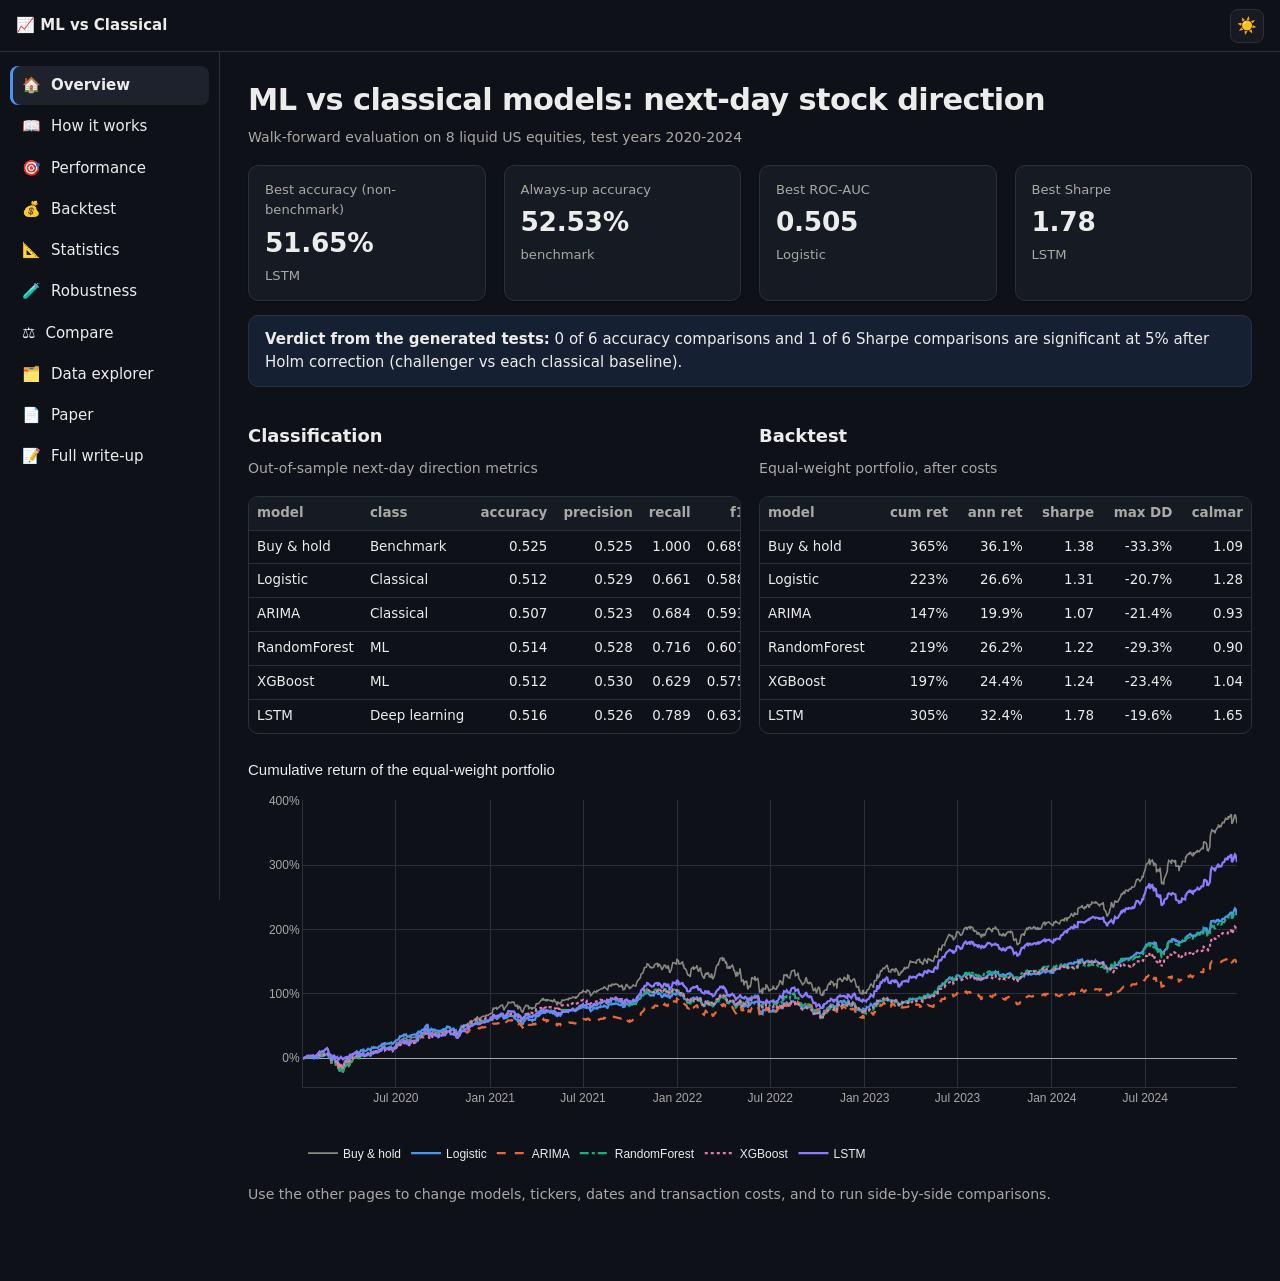
<file: site/index.html>
<!doctype html>
<html lang="en" data-theme="dark">
<head>
  <meta charset="utf-8">
  <meta name="viewport" content="width=device-width, initial-scale=1">
  <title>ML vs Classical: Stock Direction</title>
  <meta name="description" content="Do machine learning and neural networks beat classical models at predicting next-day stock direction? An interactive walk-forward study.">
  <link rel="icon" href="data:image/svg+xml,<svg xmlns='http://www.w3.org/2000/svg' viewBox='0 0 100 100'><text y='.9em' font-size='90'>📈</text></svg>">
  <link rel="stylesheet" href="css/style.css">
  <script>try{var t=localStorage.getItem("theme");if(t)document.documentElement.dataset.theme=t;}catch(e){}</script>
  <script src="vendor/plotly.min.js"></script>
  <script src="vendor/marked.min.js"></script>
</head>
<body>
  <header class="topbar">
    <button id="menu-btn" class="icon-btn" aria-label="Toggle menu">☰</button>
    <a class="brand" href="#/overview">📈 ML vs Classical</a>
    <span class="spacer"></span>
    <button id="theme-btn" class="icon-btn" aria-label="Toggle light/dark theme" title="Toggle light/dark theme">☀️</button>
  </header>
  <div class="layout">
    <nav id="nav" class="nav" aria-label="Pages"></nav>
    <main id="app" class="content" tabindex="-1"><p class="muted">Loading…</p></main>
  </div>
  <script type="module" src="js/app.js"></script>
</body>
</html>
</file>
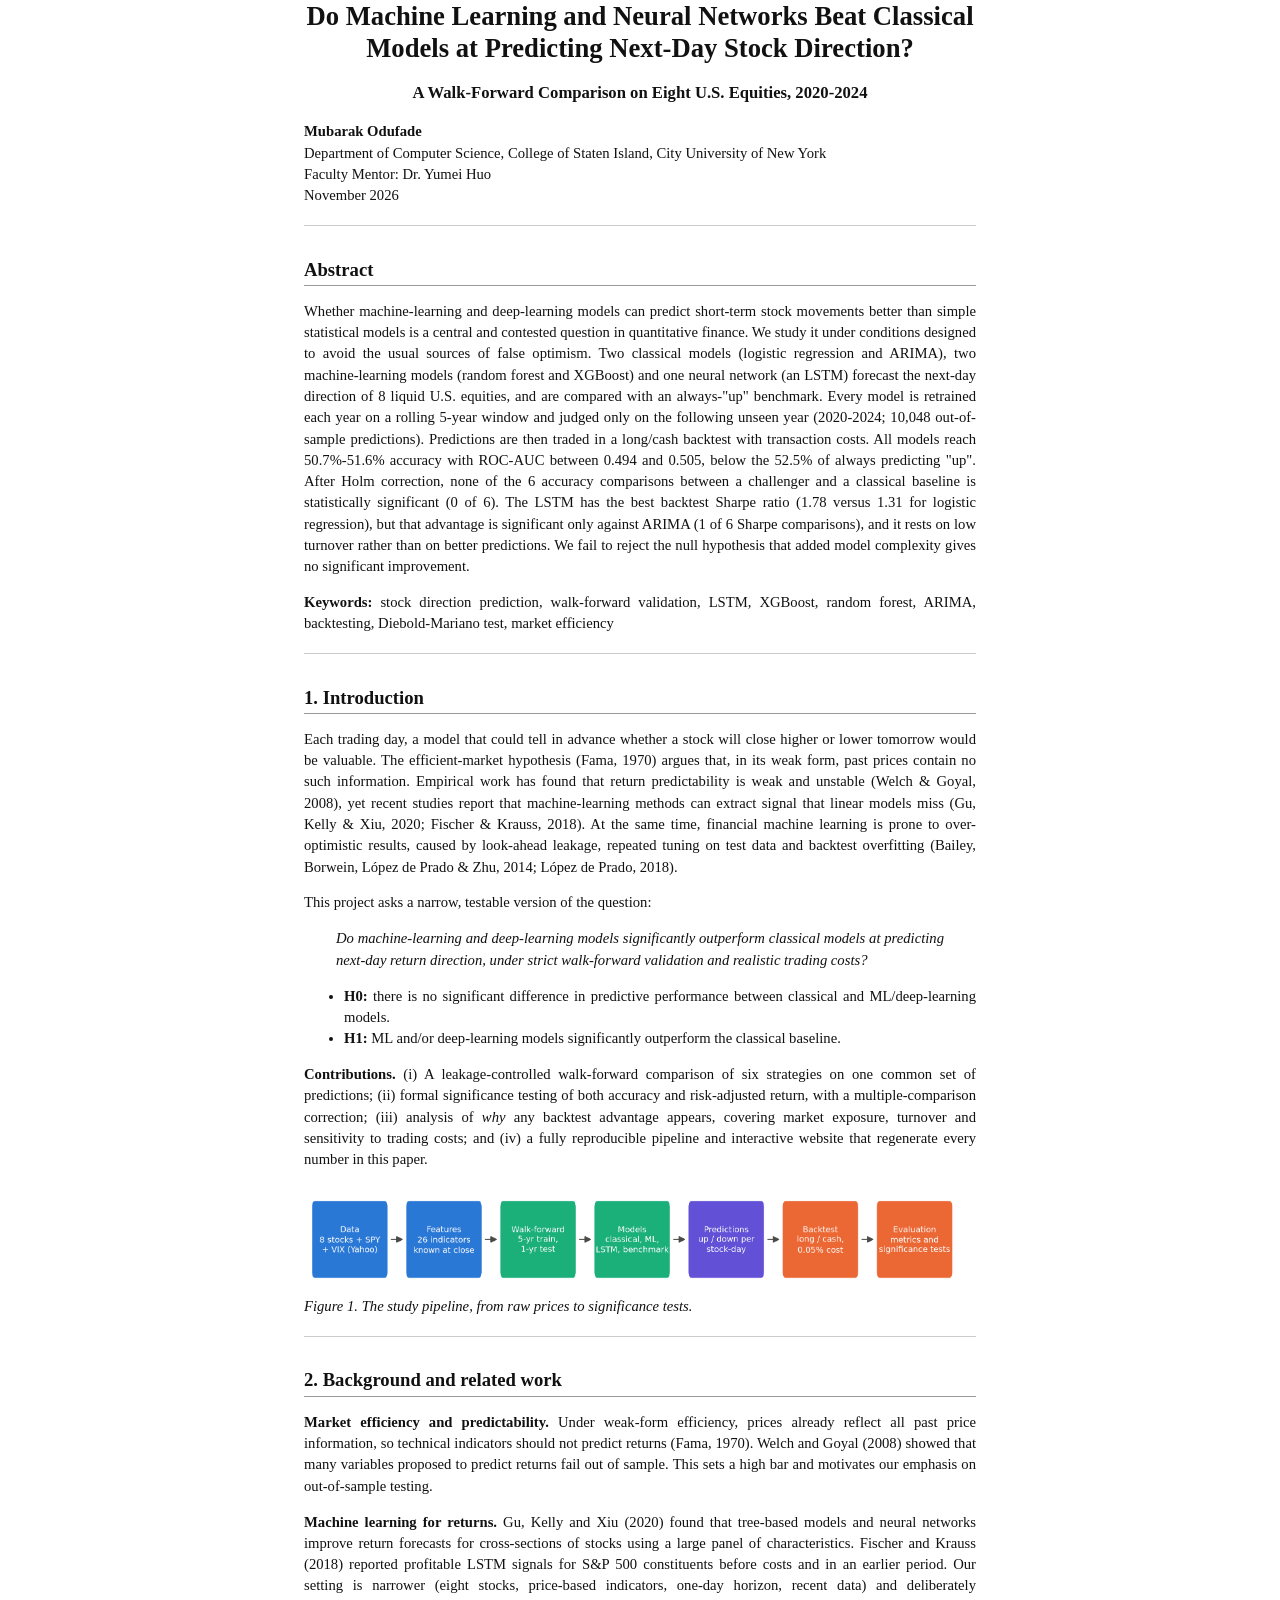
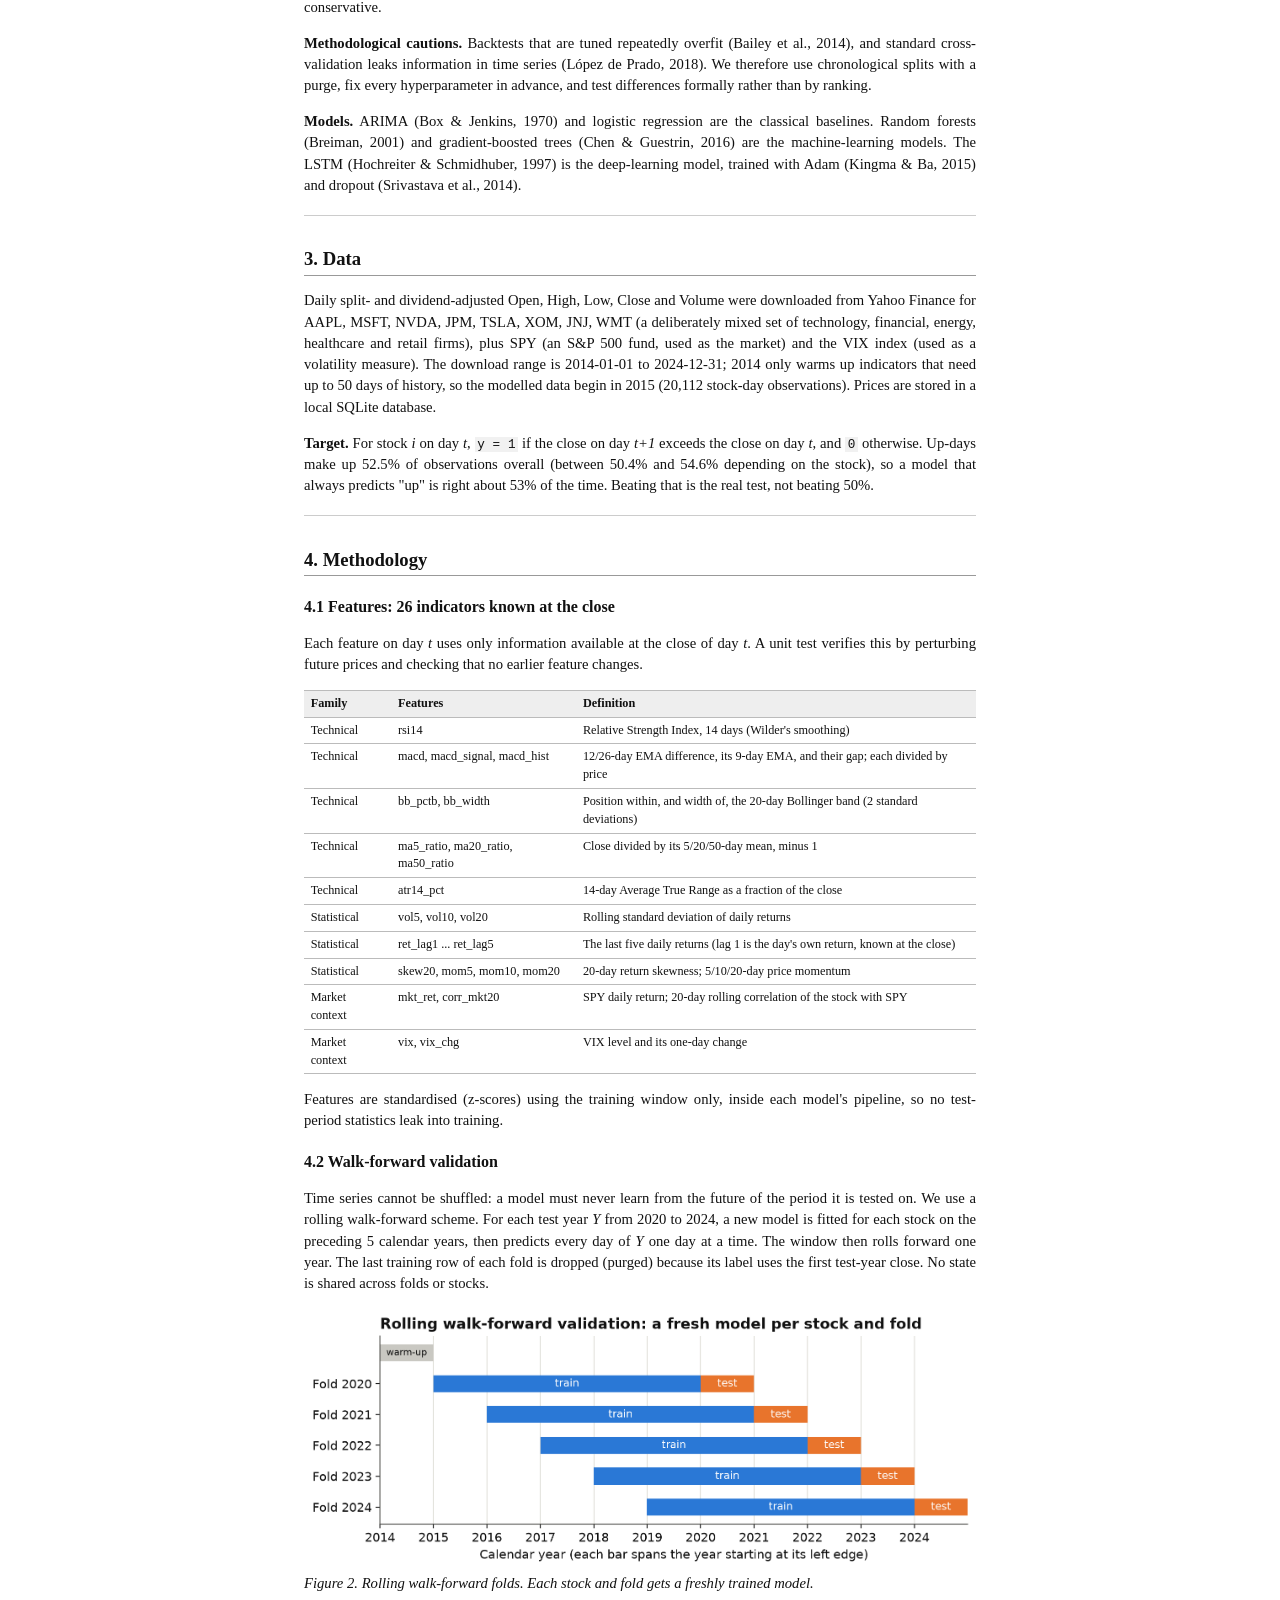
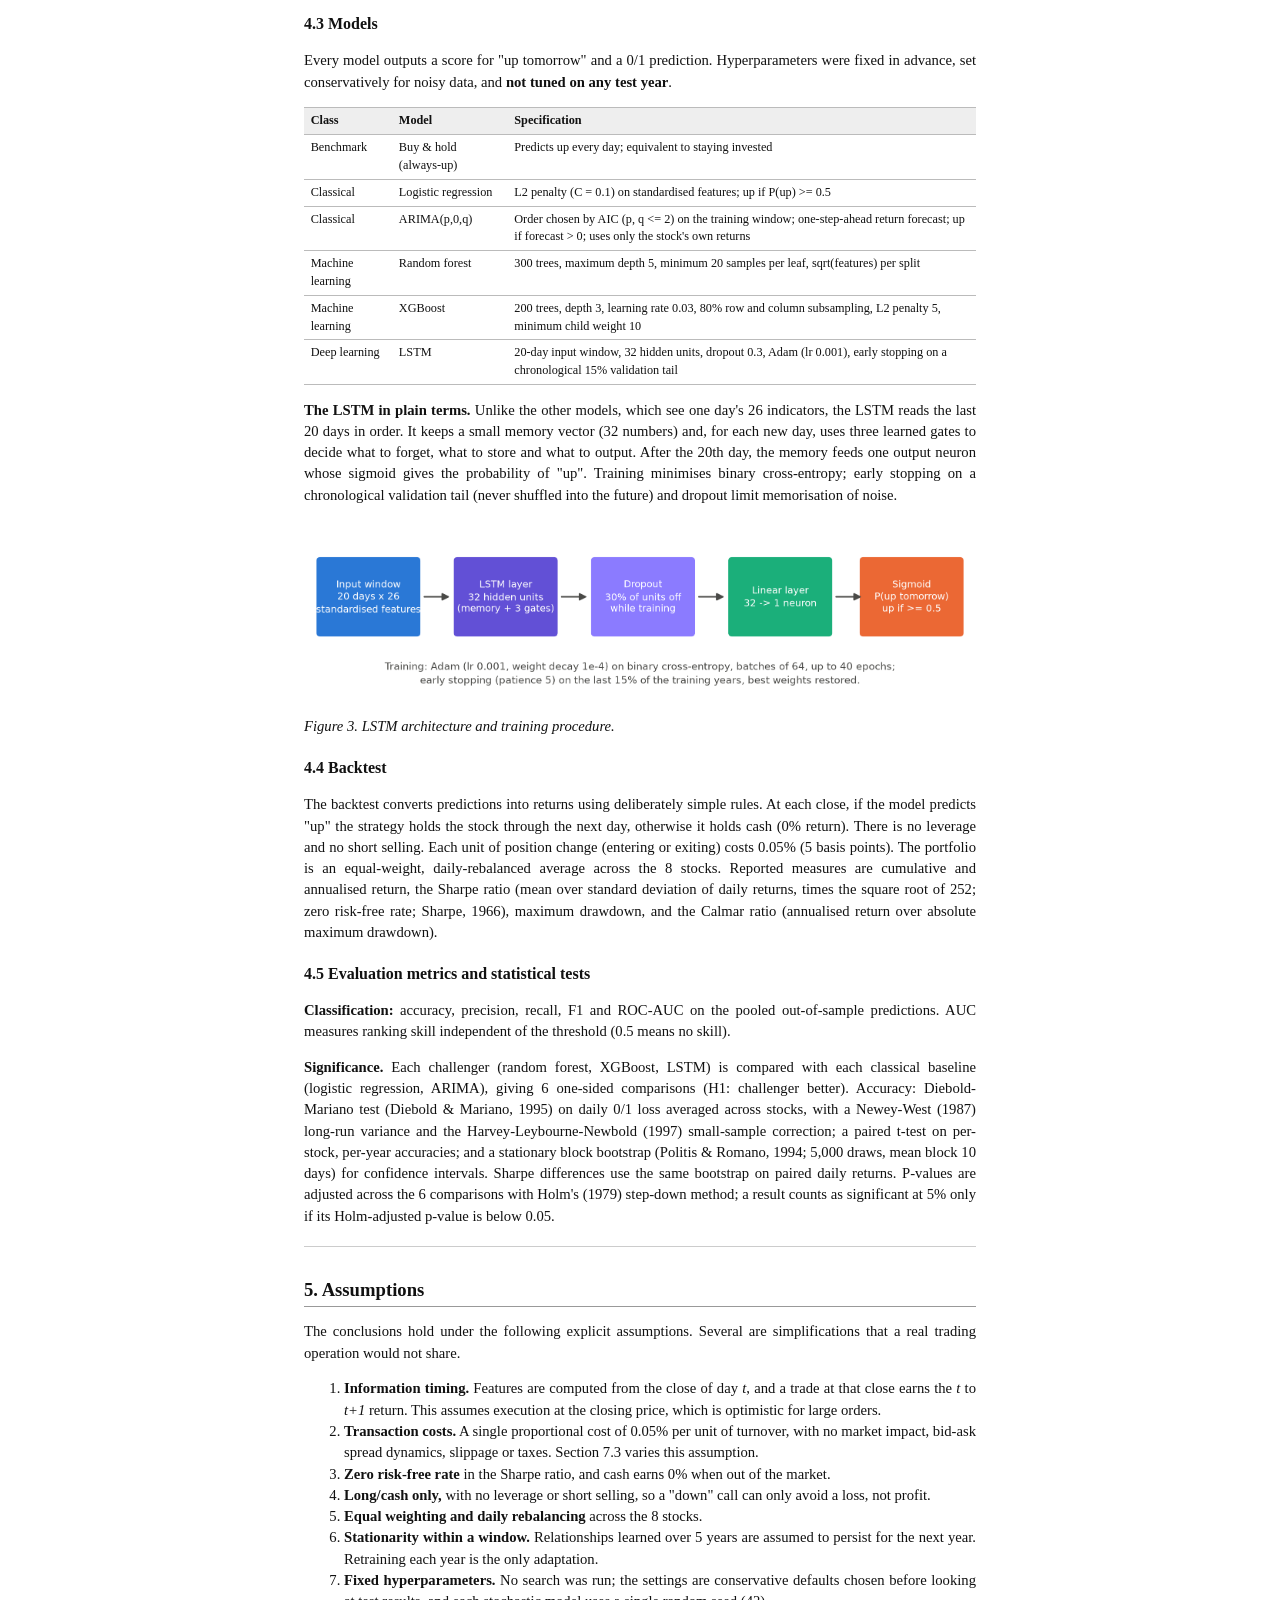
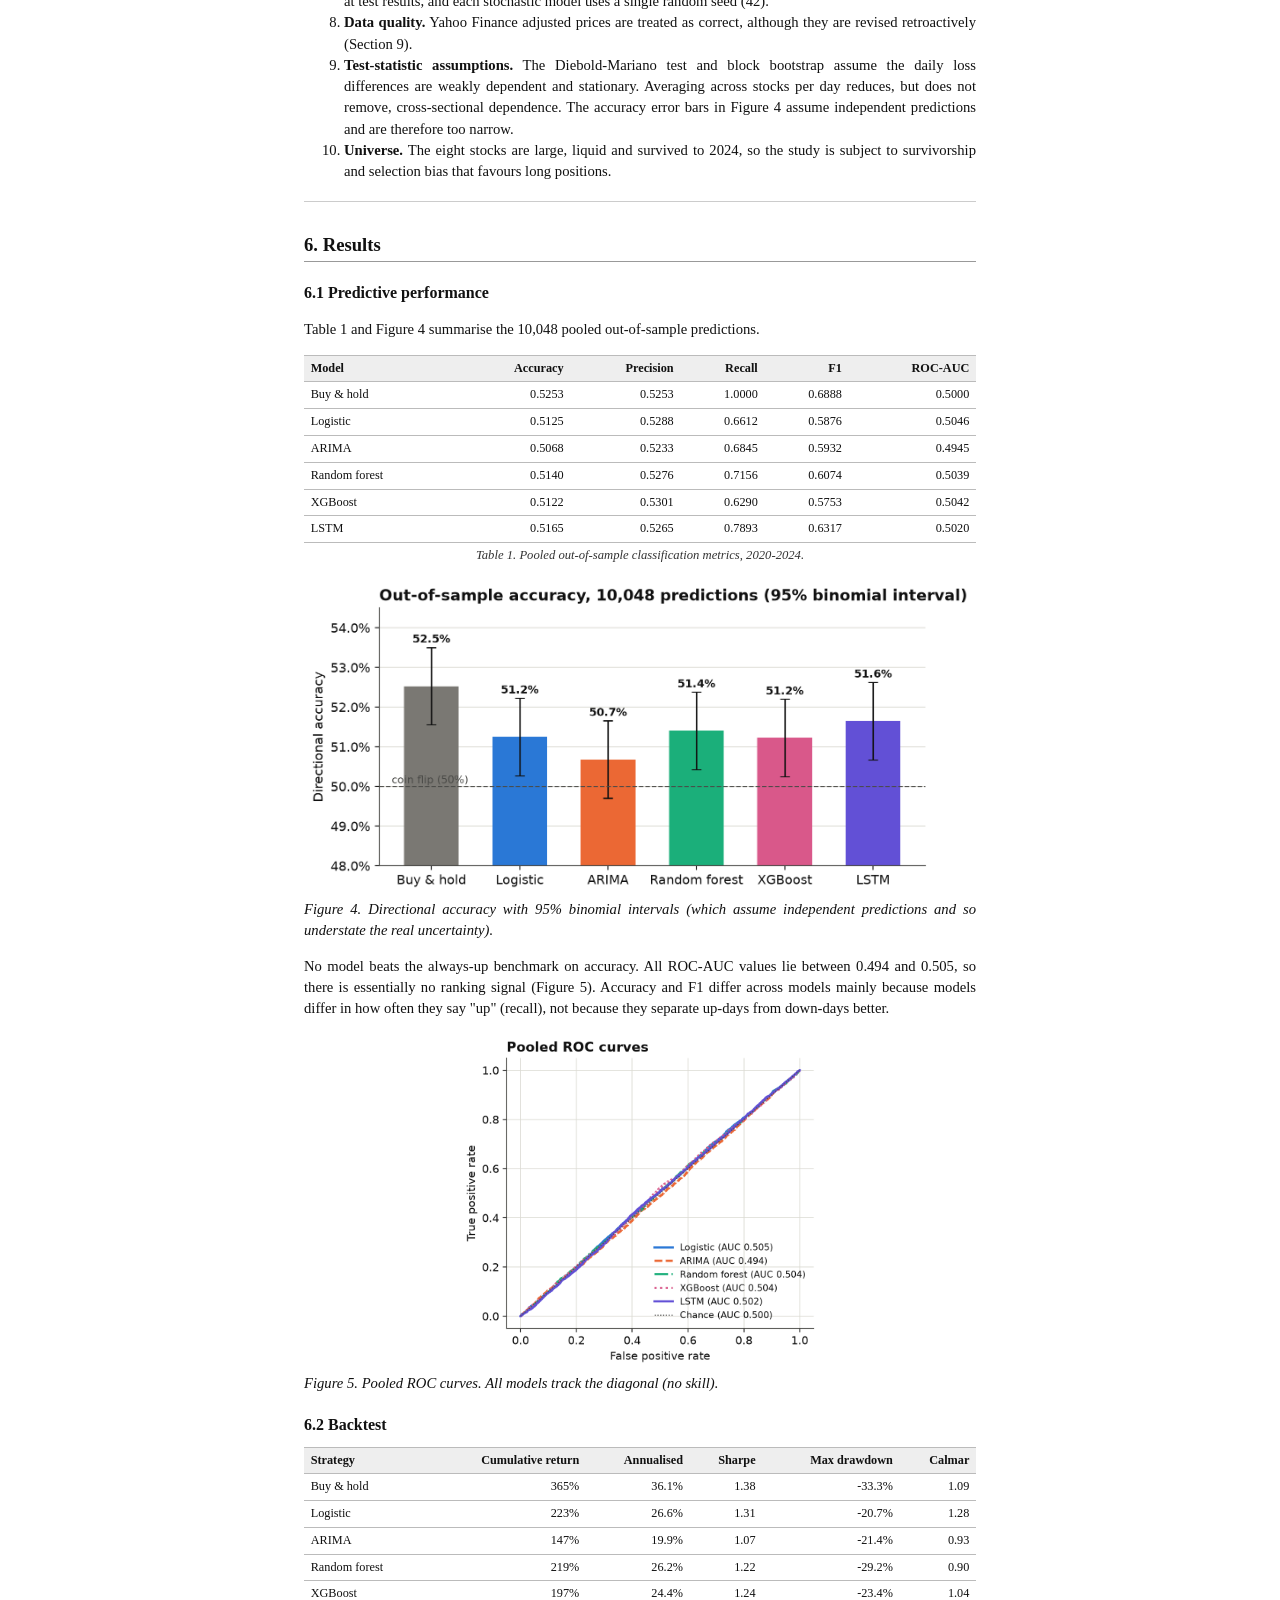
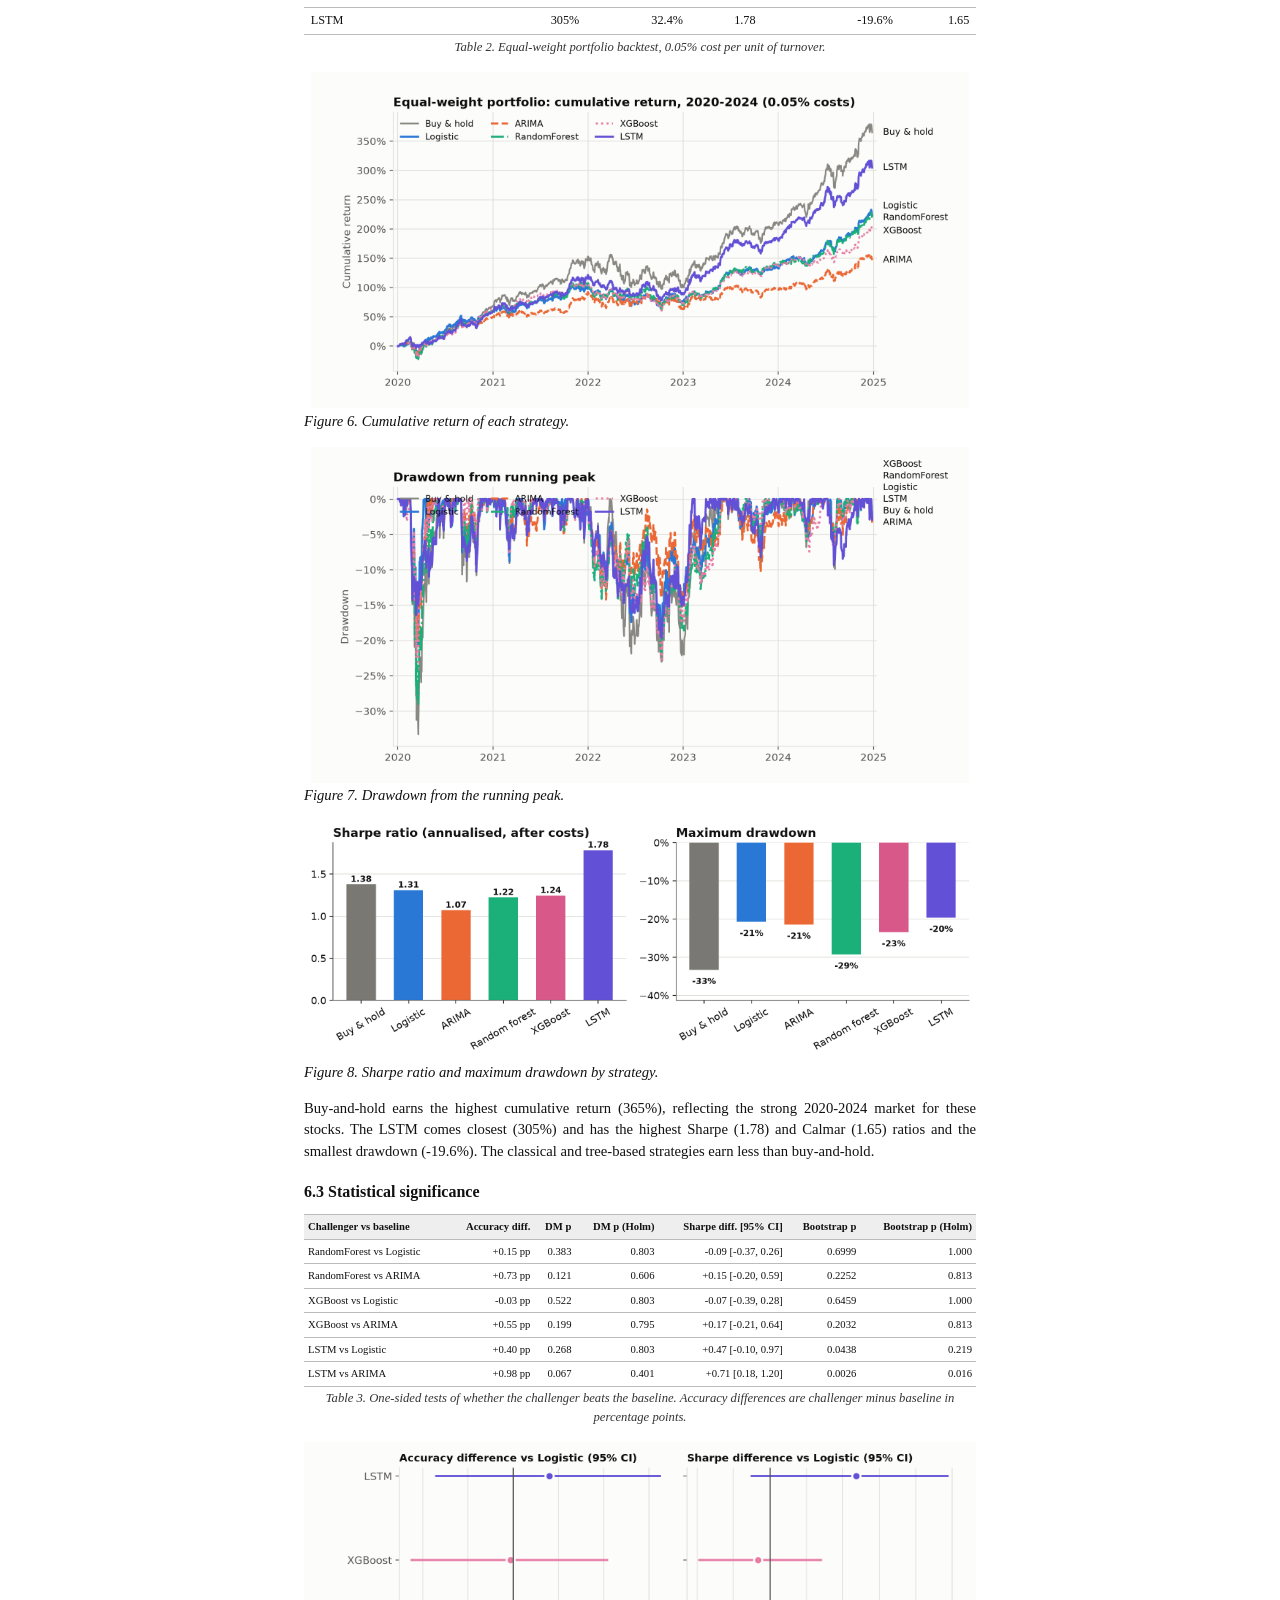
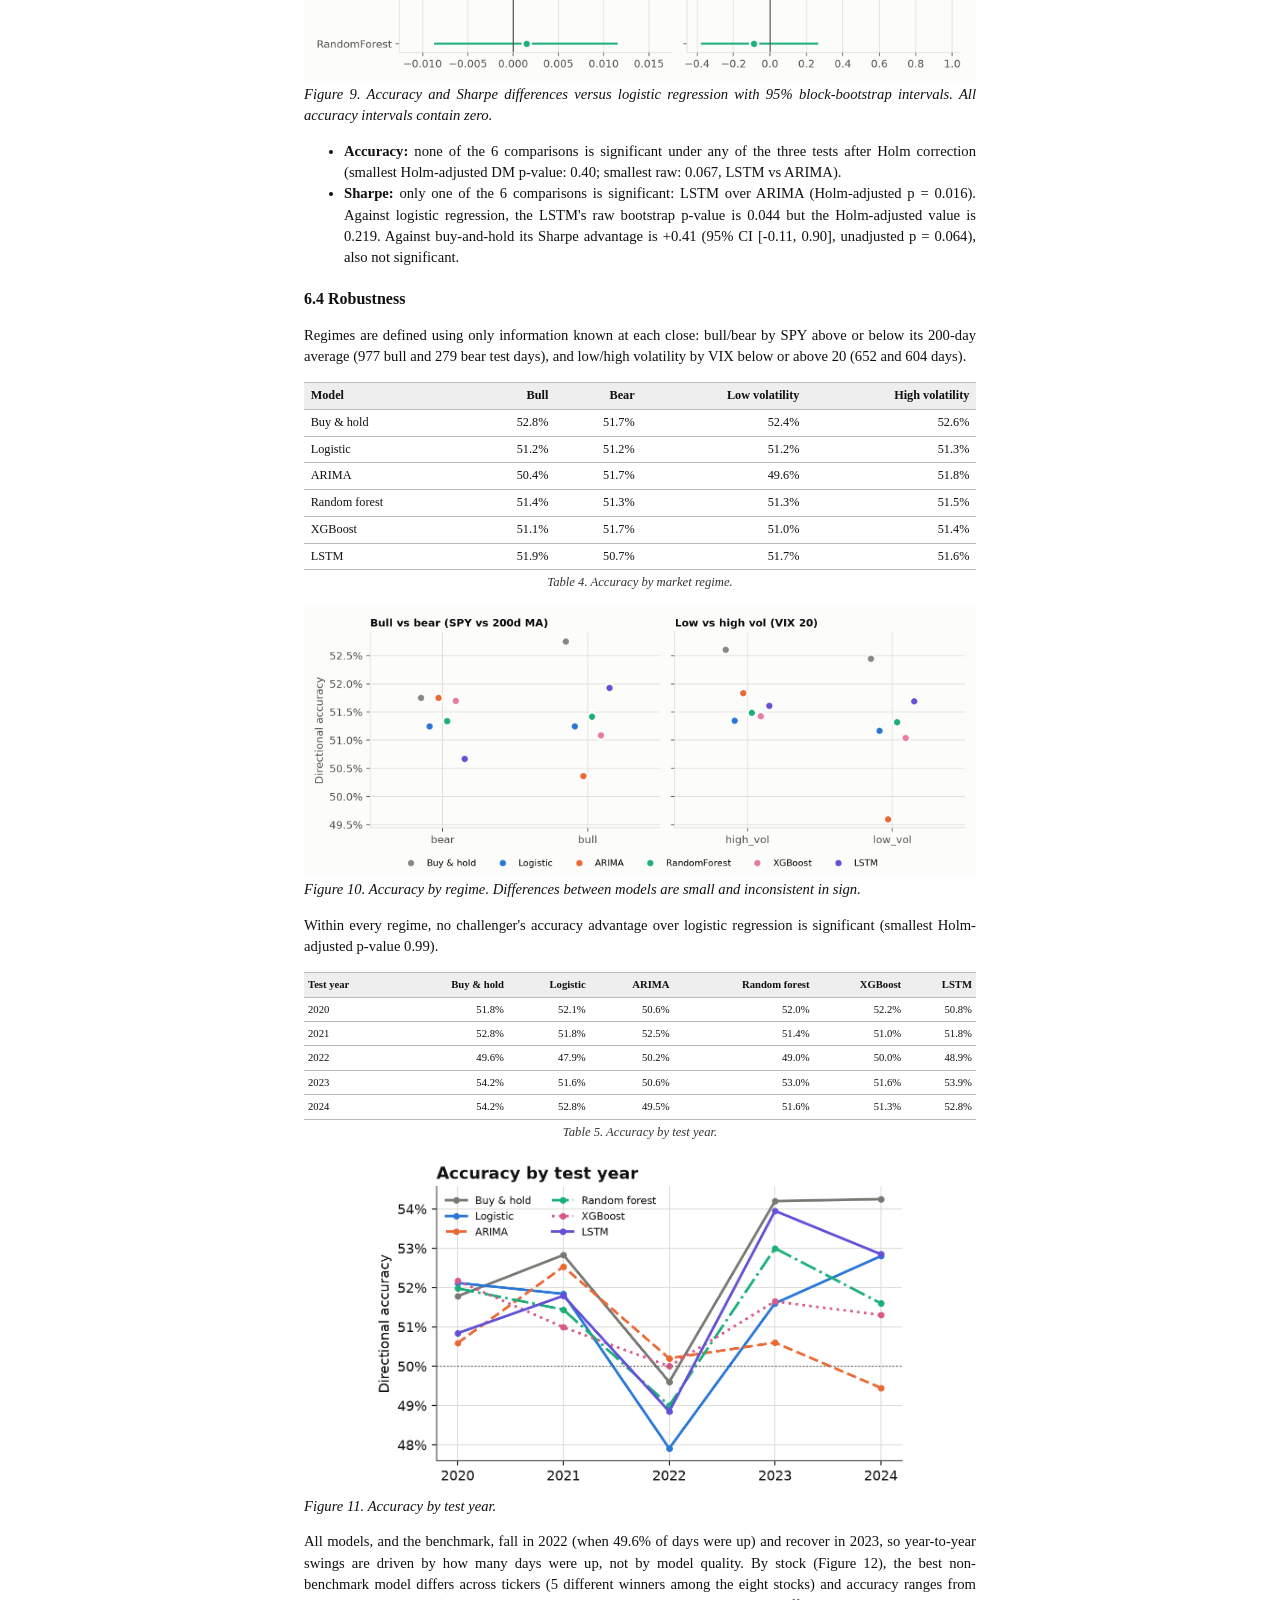
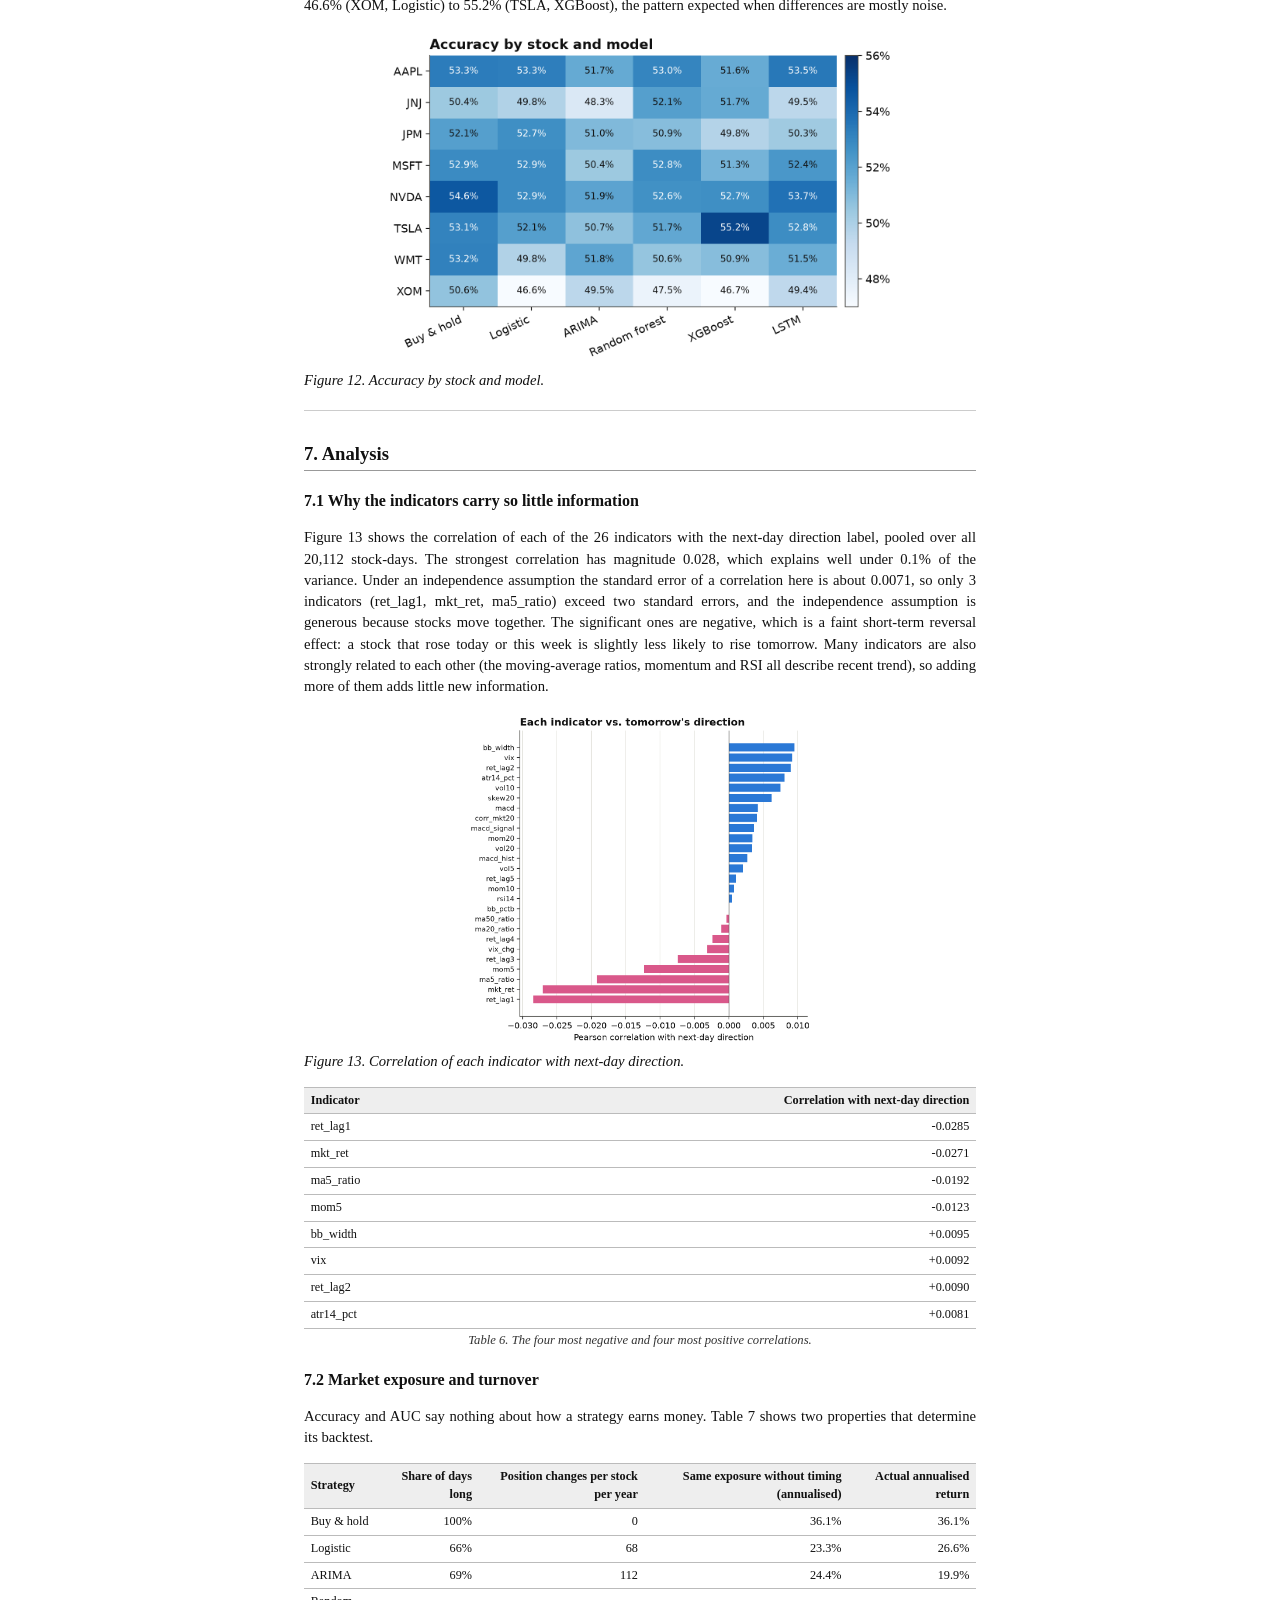
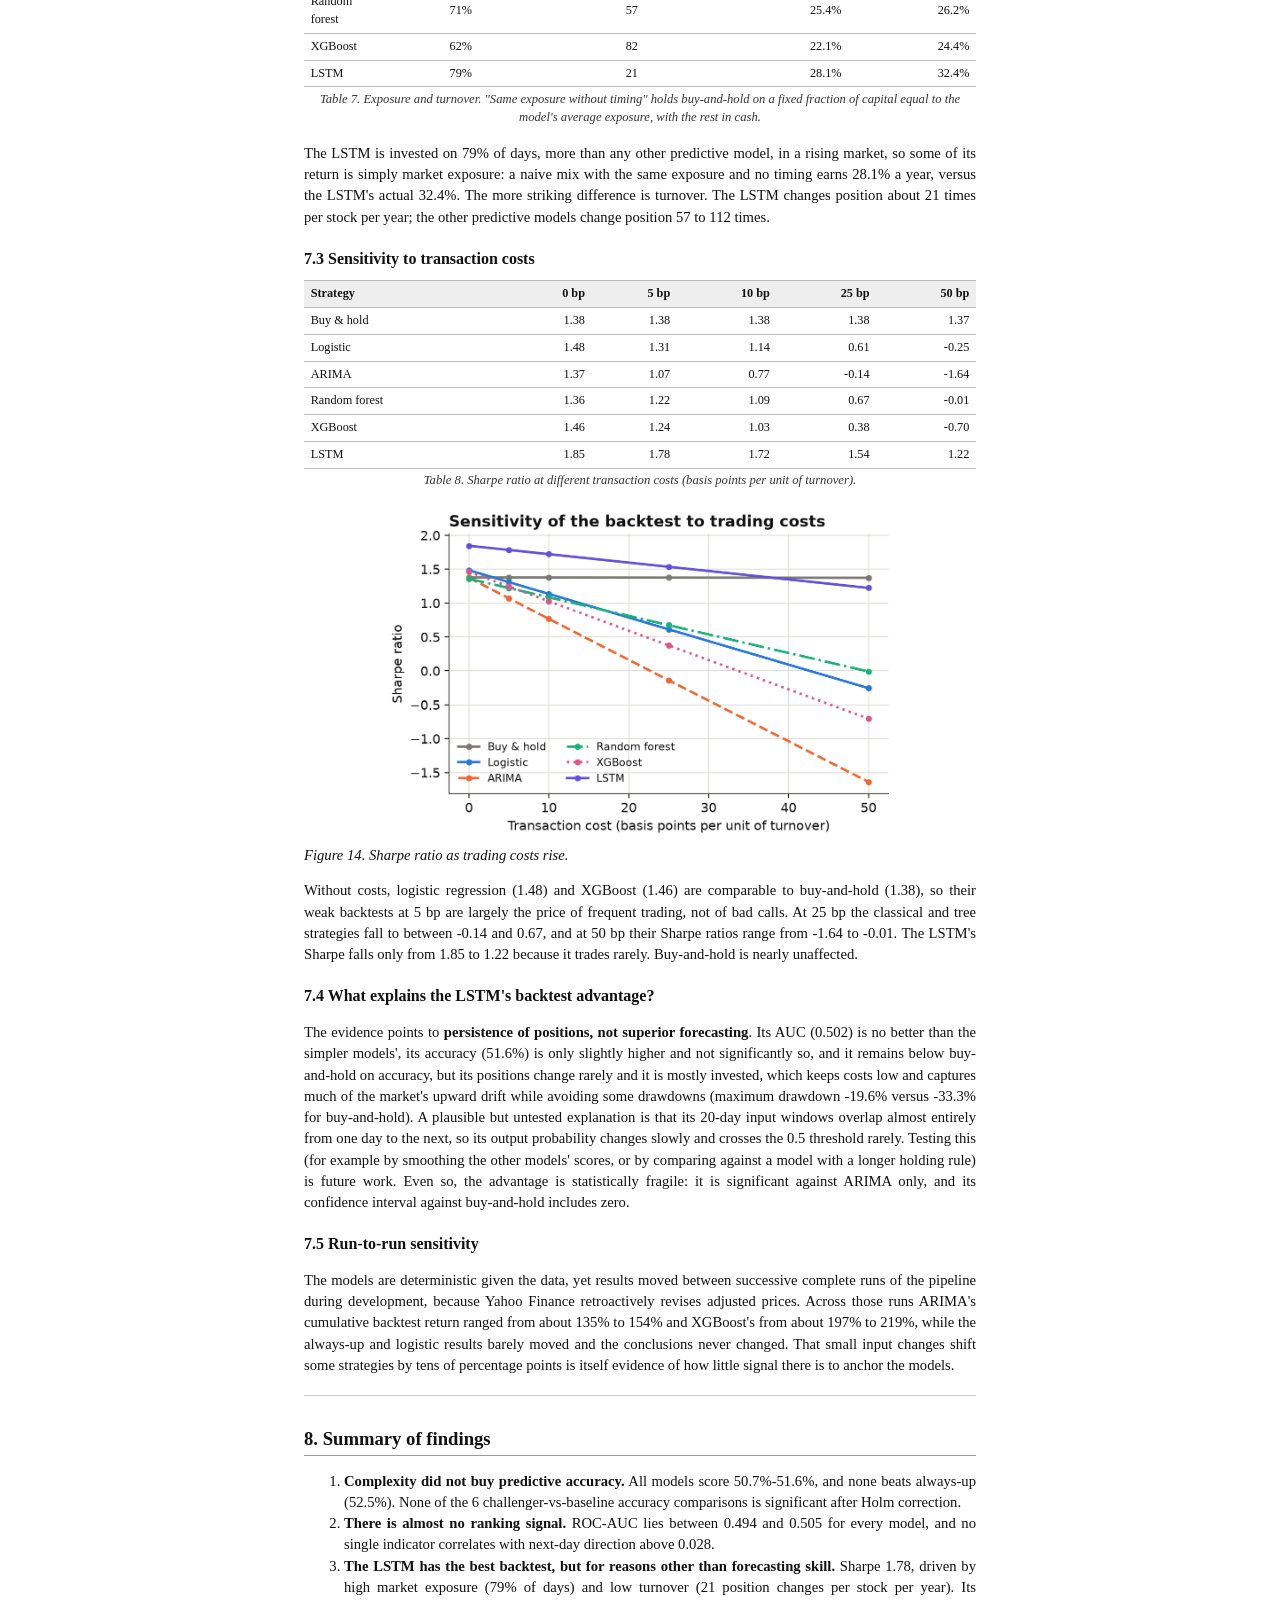
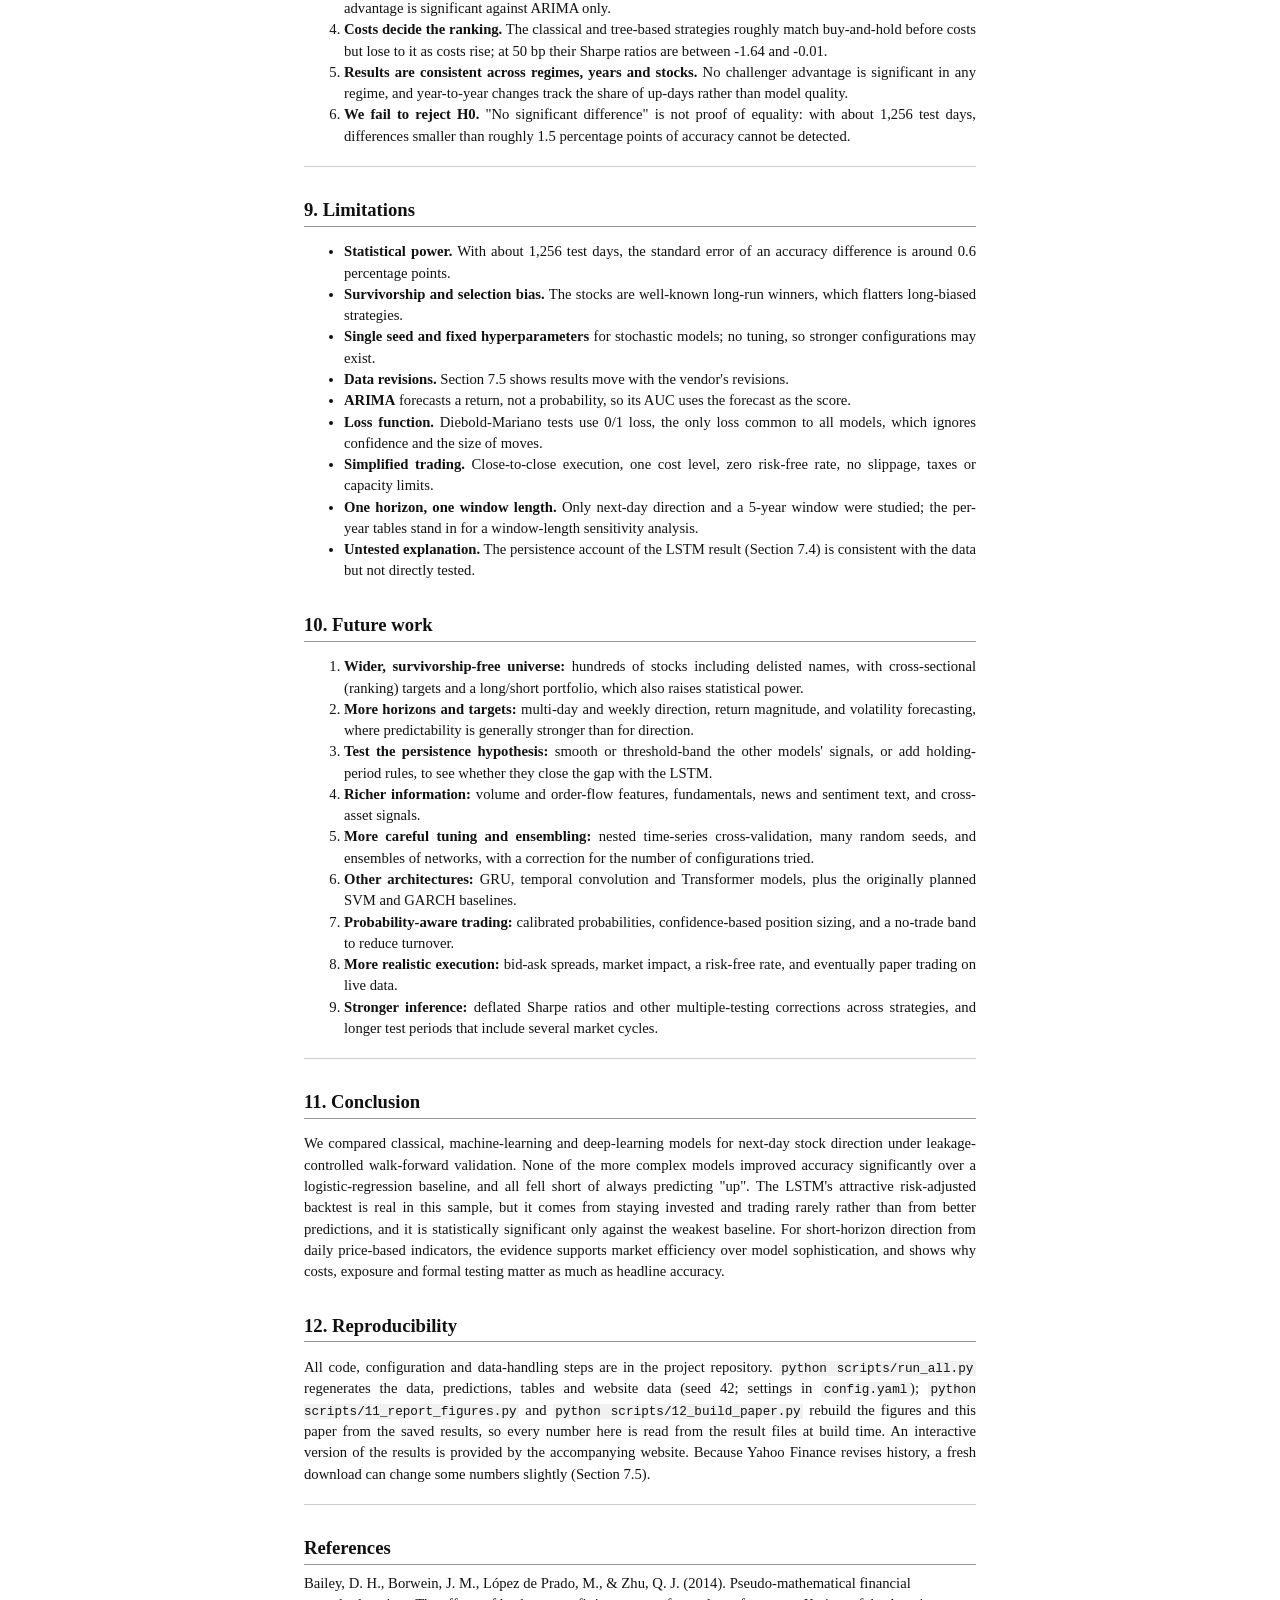
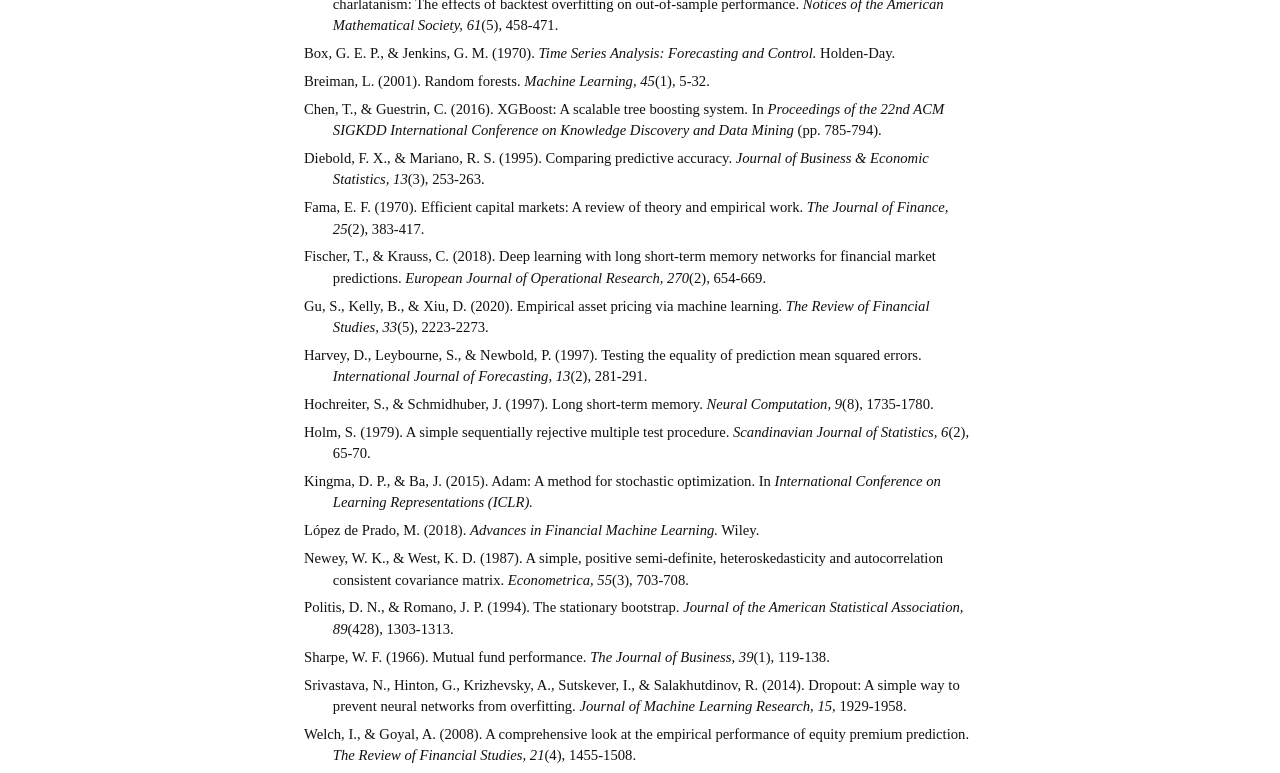
<file: paper/paper.html>
<!doctype html><html lang="en"><head><meta charset="utf-8"><title>Do Machine Learning and Neural Networks Beat Classical Models at Predicting Next-Day Stock Direction?</title>
<style>
@page { size: Letter; margin: 0.85in 0.8in; }
body { font-family: Georgia, 'Times New Roman', serif; font-size: 11pt; line-height: 1.45; color: #111; max-width: 7in; margin: 0 auto; }
h1 { font-size: 20pt; line-height: 1.2; margin: 0 0 6pt; text-align: center; }
h1 + p { text-align: center; font-size: 12.5pt; }
h2 { font-size: 14pt; margin: 22pt 0 6pt; border-bottom: 1px solid #999; padding-bottom: 2pt; break-after: avoid; }
h3 { font-size: 12pt; margin: 14pt 0 4pt; break-after: avoid; }
p, li { text-align: justify; }
table { border-collapse: collapse; width: 100%; font-size: 9.2pt; margin: 8pt 0 2pt; break-inside: avoid; }
th, td { border-top: 1px solid #bbb; border-bottom: 1px solid #bbb; padding: 3pt 5pt; }
th { background: #eee; }
td, th { text-align: right; } td:first-child, th:first-child { text-align: left; }
img { display: block; max-width: 100%; max-height: 3.5in; width: auto; margin: 10pt auto 2pt; break-inside: avoid; }
p.cap { font-size: 9.5pt; text-align: center; color: #333; margin: 2pt 0 12pt; }
table.dense { font-size: 8pt; } table.dense td, table.dense th { padding: 3pt 3pt; }
table.textual td { white-space: normal; text-align: left; vertical-align: top; }
table.textual th { text-align: left; }
#refs p { text-align: left; padding-left: 0.3in; text-indent: -0.3in; margin: 0 0 5pt; }
blockquote { margin: 8pt 24pt; font-style: italic; }
code { font-family: Consolas, monospace; font-size: 9.5pt; background: #f1f1f1; padding: 0 2pt; }
hr { border: 0; border-top: 1px solid #ccc; margin: 14pt 0; }
</style><script>/**
 * marked v12.0.2 - a markdown parser
 * Copyright (c) 2011-2024, Christopher Jeffrey. (MIT Licensed)
 * https://github.com/markedjs/marked
 */
!function(e,t){"object"==typeof exports&&"undefined"!=typeof module?t(exports):"function"==typeof define&&define.amd?define(["exports"],t):t((e="undefined"!=typeof globalThis?globalThis:e||self).marked={})}(this,(function(e){"use strict";function t(){return{async:!1,breaks:!1,extensions:null,gfm:!0,hooks:null,pedantic:!1,renderer:null,silent:!1,tokenizer:null,walkTokens:null}}function n(t){e.defaults=t}e.defaults={async:!1,breaks:!1,extensions:null,gfm:!0,hooks:null,pedantic:!1,renderer:null,silent:!1,tokenizer:null,walkTokens:null};const s=/[&<>"']/,r=new RegExp(s.source,"g"),i=/[<>"']|&(?!(#\d{1,7}|#[Xx][a-fA-F0-9]{1,6}|\w+);)/,l=new RegExp(i.source,"g"),o={"&":"&amp;","<":"&lt;",">":"&gt;",'"':"&quot;","'":"&#39;"},a=e=>o[e];function c(e,t){if(t){if(s.test(e))return e.replace(r,a)}else if(i.test(e))return e.replace(l,a);return e}const h=/&(#(?:\d+)|(?:#x[0-9A-Fa-f]+)|(?:\w+));?/gi;function p(e){return e.replace(h,((e,t)=>"colon"===(t=t.toLowerCase())?":":"#"===t.charAt(0)?"x"===t.charAt(1)?String.fromCharCode(parseInt(t.substring(2),16)):String.fromCharCode(+t.substring(1)):""))}const u=/(^|[^\[])\^/g;function k(e,t){let n="string"==typeof e?e:e.source;t=t||"";const s={replace:(e,t)=>{let r="string"==typeof t?t:t.source;return r=r.replace(u,"$1"),n=n.replace(e,r),s},getRegex:()=>new RegExp(n,t)};return s}function g(e){try{e=encodeURI(e).replace(/%25/g,"%")}catch(e){return null}return e}const f={exec:()=>null};function d(e,t){const n=e.replace(/\|/g,((e,t,n)=>{let s=!1,r=t;for(;--r>=0&&"\\"===n[r];)s=!s;return s?"|":" |"})).split(/ \|/);let s=0;if(n[0].trim()||n.shift(),n.length>0&&!n[n.length-1].trim()&&n.pop(),t)if(n.length>t)n.splice(t);else for(;n.length<t;)n.push("");for(;s<n.length;s++)n[s]=n[s].trim().replace(/\\\|/g,"|");return n}function x(e,t,n){const s=e.length;if(0===s)return"";let r=0;for(;r<s;){const i=e.charAt(s-r-1);if(i!==t||n){if(i===t||!n)break;r++}else r++}return e.slice(0,s-r)}function b(e,t,n,s){const r=t.href,i=t.title?c(t.title):null,l=e[1].replace(/\\([\[\]])/g,"$1");if("!"!==e[0].charAt(0)){s.state.inLink=!0;const e={type:"link",raw:n,href:r,title:i,text:l,tokens:s.inlineTokens(l)};return s.state.inLink=!1,e}return{type:"image",raw:n,href:r,title:i,text:c(l)}}class w{options;rules;lexer;constructor(t){this.options=t||e.defaults}space(e){const t=this.rules.block.newline.exec(e);if(t&&t[0].length>0)return{type:"space",raw:t[0]}}code(e){const t=this.rules.block.code.exec(e);if(t){const e=t[0].replace(/^ {1,4}/gm,"");return{type:"code",raw:t[0],codeBlockStyle:"indented",text:this.options.pedantic?e:x(e,"\n")}}}fences(e){const t=this.rules.block.fences.exec(e);if(t){const e=t[0],n=function(e,t){const n=e.match(/^(\s+)(?:```)/);if(null===n)return t;const s=n[1];return t.split("\n").map((e=>{const t=e.match(/^\s+/);if(null===t)return e;const[n]=t;return n.length>=s.length?e.slice(s.length):e})).join("\n")}(e,t[3]||"");return{type:"code",raw:e,lang:t[2]?t[2].trim().replace(this.rules.inline.anyPunctuation,"$1"):t[2],text:n}}}heading(e){const t=this.rules.block.heading.exec(e);if(t){let e=t[2].trim();if(/#$/.test(e)){const t=x(e,"#");this.options.pedantic?e=t.trim():t&&!/ $/.test(t)||(e=t.trim())}return{type:"heading",raw:t[0],depth:t[1].length,text:e,tokens:this.lexer.inline(e)}}}hr(e){const t=this.rules.block.hr.exec(e);if(t)return{type:"hr",raw:t[0]}}blockquote(e){const t=this.rules.block.blockquote.exec(e);if(t){let e=t[0].replace(/\n {0,3}((?:=+|-+) *)(?=\n|$)/g,"\n    $1");e=x(e.replace(/^ *>[ \t]?/gm,""),"\n");const n=this.lexer.state.top;this.lexer.state.top=!0;const s=this.lexer.blockTokens(e);return this.lexer.state.top=n,{type:"blockquote",raw:t[0],tokens:s,text:e}}}list(e){let t=this.rules.block.list.exec(e);if(t){let n=t[1].trim();const s=n.length>1,r={type:"list",raw:"",ordered:s,start:s?+n.slice(0,-1):"",loose:!1,items:[]};n=s?`\\d{1,9}\\${n.slice(-1)}`:`\\${n}`,this.options.pedantic&&(n=s?n:"[*+-]");const i=new RegExp(`^( {0,3}${n})((?:[\t ][^\\n]*)?(?:\\n|$))`);let l="",o="",a=!1;for(;e;){let n=!1;if(!(t=i.exec(e)))break;if(this.rules.block.hr.test(e))break;l=t[0],e=e.substring(l.length);let s=t[2].split("\n",1)[0].replace(/^\t+/,(e=>" ".repeat(3*e.length))),c=e.split("\n",1)[0],h=0;this.options.pedantic?(h=2,o=s.trimStart()):(h=t[2].search(/[^ ]/),h=h>4?1:h,o=s.slice(h),h+=t[1].length);let p=!1;if(!s&&/^ *$/.test(c)&&(l+=c+"\n",e=e.substring(c.length+1),n=!0),!n){const t=new RegExp(`^ {0,${Math.min(3,h-1)}}(?:[*+-]|\\d{1,9}[.)])((?:[ \t][^\\n]*)?(?:\\n|$))`),n=new RegExp(`^ {0,${Math.min(3,h-1)}}((?:- *){3,}|(?:_ *){3,}|(?:\\* *){3,})(?:\\n+|$)`),r=new RegExp(`^ {0,${Math.min(3,h-1)}}(?:\`\`\`|~~~)`),i=new RegExp(`^ {0,${Math.min(3,h-1)}}#`);for(;e;){const a=e.split("\n",1)[0];if(c=a,this.options.pedantic&&(c=c.replace(/^ {1,4}(?=( {4})*[^ ])/g,"  ")),r.test(c))break;if(i.test(c))break;if(t.test(c))break;if(n.test(e))break;if(c.search(/[^ ]/)>=h||!c.trim())o+="\n"+c.slice(h);else{if(p)break;if(s.search(/[^ ]/)>=4)break;if(r.test(s))break;if(i.test(s))break;if(n.test(s))break;o+="\n"+c}p||c.trim()||(p=!0),l+=a+"\n",e=e.substring(a.length+1),s=c.slice(h)}}r.loose||(a?r.loose=!0:/\n *\n *$/.test(l)&&(a=!0));let u,k=null;this.options.gfm&&(k=/^\[[ xX]\] /.exec(o),k&&(u="[ ] "!==k[0],o=o.replace(/^\[[ xX]\] +/,""))),r.items.push({type:"list_item",raw:l,task:!!k,checked:u,loose:!1,text:o,tokens:[]}),r.raw+=l}r.items[r.items.length-1].raw=l.trimEnd(),r.items[r.items.length-1].text=o.trimEnd(),r.raw=r.raw.trimEnd();for(let e=0;e<r.items.length;e++)if(this.lexer.state.top=!1,r.items[e].tokens=this.lexer.blockTokens(r.items[e].text,[]),!r.loose){const t=r.items[e].tokens.filter((e=>"space"===e.type)),n=t.length>0&&t.some((e=>/\n.*\n/.test(e.raw)));r.loose=n}if(r.loose)for(let e=0;e<r.items.length;e++)r.items[e].loose=!0;return r}}html(e){const t=this.rules.block.html.exec(e);if(t){return{type:"html",block:!0,raw:t[0],pre:"pre"===t[1]||"script"===t[1]||"style"===t[1],text:t[0]}}}def(e){const t=this.rules.block.def.exec(e);if(t){const e=t[1].toLowerCase().replace(/\s+/g," "),n=t[2]?t[2].replace(/^<(.*)>$/,"$1").replace(this.rules.inline.anyPunctuation,"$1"):"",s=t[3]?t[3].substring(1,t[3].length-1).replace(this.rules.inline.anyPunctuation,"$1"):t[3];return{type:"def",tag:e,raw:t[0],href:n,title:s}}}table(e){const t=this.rules.block.table.exec(e);if(!t)return;if(!/[:|]/.test(t[2]))return;const n=d(t[1]),s=t[2].replace(/^\||\| *$/g,"").split("|"),r=t[3]&&t[3].trim()?t[3].replace(/\n[ \t]*$/,"").split("\n"):[],i={type:"table",raw:t[0],header:[],align:[],rows:[]};if(n.length===s.length){for(const e of s)/^ *-+: *$/.test(e)?i.align.push("right"):/^ *:-+: *$/.test(e)?i.align.push("center"):/^ *:-+ *$/.test(e)?i.align.push("left"):i.align.push(null);for(const e of n)i.header.push({text:e,tokens:this.lexer.inline(e)});for(const e of r)i.rows.push(d(e,i.header.length).map((e=>({text:e,tokens:this.lexer.inline(e)}))));return i}}lheading(e){const t=this.rules.block.lheading.exec(e);if(t)return{type:"heading",raw:t[0],depth:"="===t[2].charAt(0)?1:2,text:t[1],tokens:this.lexer.inline(t[1])}}paragraph(e){const t=this.rules.block.paragraph.exec(e);if(t){const e="\n"===t[1].charAt(t[1].length-1)?t[1].slice(0,-1):t[1];return{type:"paragraph",raw:t[0],text:e,tokens:this.lexer.inline(e)}}}text(e){const t=this.rules.block.text.exec(e);if(t)return{type:"text",raw:t[0],text:t[0],tokens:this.lexer.inline(t[0])}}escape(e){const t=this.rules.inline.escape.exec(e);if(t)return{type:"escape",raw:t[0],text:c(t[1])}}tag(e){const t=this.rules.inline.tag.exec(e);if(t)return!this.lexer.state.inLink&&/^<a /i.test(t[0])?this.lexer.state.inLink=!0:this.lexer.state.inLink&&/^<\/a>/i.test(t[0])&&(this.lexer.state.inLink=!1),!this.lexer.state.inRawBlock&&/^<(pre|code|kbd|script)(\s|>)/i.test(t[0])?this.lexer.state.inRawBlock=!0:this.lexer.state.inRawBlock&&/^<\/(pre|code|kbd|script)(\s|>)/i.test(t[0])&&(this.lexer.state.inRawBlock=!1),{type:"html",raw:t[0],inLink:this.lexer.state.inLink,inRawBlock:this.lexer.state.inRawBlock,block:!1,text:t[0]}}link(e){const t=this.rules.inline.link.exec(e);if(t){const e=t[2].trim();if(!this.options.pedantic&&/^</.test(e)){if(!/>$/.test(e))return;const t=x(e.slice(0,-1),"\\");if((e.length-t.length)%2==0)return}else{const e=function(e,t){if(-1===e.indexOf(t[1]))return-1;let n=0;for(let s=0;s<e.length;s++)if("\\"===e[s])s++;else if(e[s]===t[0])n++;else if(e[s]===t[1]&&(n--,n<0))return s;return-1}(t[2],"()");if(e>-1){const n=(0===t[0].indexOf("!")?5:4)+t[1].length+e;t[2]=t[2].substring(0,e),t[0]=t[0].substring(0,n).trim(),t[3]=""}}let n=t[2],s="";if(this.options.pedantic){const e=/^([^'"]*[^\s])\s+(['"])(.*)\2/.exec(n);e&&(n=e[1],s=e[3])}else s=t[3]?t[3].slice(1,-1):"";return n=n.trim(),/^</.test(n)&&(n=this.options.pedantic&&!/>$/.test(e)?n.slice(1):n.slice(1,-1)),b(t,{href:n?n.replace(this.rules.inline.anyPunctuation,"$1"):n,title:s?s.replace(this.rules.inline.anyPunctuation,"$1"):s},t[0],this.lexer)}}reflink(e,t){let n;if((n=this.rules.inline.reflink.exec(e))||(n=this.rules.inline.nolink.exec(e))){const e=t[(n[2]||n[1]).replace(/\s+/g," ").toLowerCase()];if(!e){const e=n[0].charAt(0);return{type:"text",raw:e,text:e}}return b(n,e,n[0],this.lexer)}}emStrong(e,t,n=""){let s=this.rules.inline.emStrongLDelim.exec(e);if(!s)return;if(s[3]&&n.match(/[\p{L}\p{N}]/u))return;if(!(s[1]||s[2]||"")||!n||this.rules.inline.punctuation.exec(n)){const n=[...s[0]].length-1;let r,i,l=n,o=0;const a="*"===s[0][0]?this.rules.inline.emStrongRDelimAst:this.rules.inline.emStrongRDelimUnd;for(a.lastIndex=0,t=t.slice(-1*e.length+n);null!=(s=a.exec(t));){if(r=s[1]||s[2]||s[3]||s[4]||s[5]||s[6],!r)continue;if(i=[...r].length,s[3]||s[4]){l+=i;continue}if((s[5]||s[6])&&n%3&&!((n+i)%3)){o+=i;continue}if(l-=i,l>0)continue;i=Math.min(i,i+l+o);const t=[...s[0]][0].length,a=e.slice(0,n+s.index+t+i);if(Math.min(n,i)%2){const e=a.slice(1,-1);return{type:"em",raw:a,text:e,tokens:this.lexer.inlineTokens(e)}}const c=a.slice(2,-2);return{type:"strong",raw:a,text:c,tokens:this.lexer.inlineTokens(c)}}}}codespan(e){const t=this.rules.inline.code.exec(e);if(t){let e=t[2].replace(/\n/g," ");const n=/[^ ]/.test(e),s=/^ /.test(e)&&/ $/.test(e);return n&&s&&(e=e.substring(1,e.length-1)),e=c(e,!0),{type:"codespan",raw:t[0],text:e}}}br(e){const t=this.rules.inline.br.exec(e);if(t)return{type:"br",raw:t[0]}}del(e){const t=this.rules.inline.del.exec(e);if(t)return{type:"del",raw:t[0],text:t[2],tokens:this.lexer.inlineTokens(t[2])}}autolink(e){const t=this.rules.inline.autolink.exec(e);if(t){let e,n;return"@"===t[2]?(e=c(t[1]),n="mailto:"+e):(e=c(t[1]),n=e),{type:"link",raw:t[0],text:e,href:n,tokens:[{type:"text",raw:e,text:e}]}}}url(e){let t;if(t=this.rules.inline.url.exec(e)){let e,n;if("@"===t[2])e=c(t[0]),n="mailto:"+e;else{let s;do{s=t[0],t[0]=this.rules.inline._backpedal.exec(t[0])?.[0]??""}while(s!==t[0]);e=c(t[0]),n="www."===t[1]?"http://"+t[0]:t[0]}return{type:"link",raw:t[0],text:e,href:n,tokens:[{type:"text",raw:e,text:e}]}}}inlineText(e){const t=this.rules.inline.text.exec(e);if(t){let e;return e=this.lexer.state.inRawBlock?t[0]:c(t[0]),{type:"text",raw:t[0],text:e}}}}const m=/^ {0,3}((?:-[\t ]*){3,}|(?:_[ \t]*){3,}|(?:\*[ \t]*){3,})(?:\n+|$)/,y=/(?:[*+-]|\d{1,9}[.)])/,$=k(/^(?!bull |blockCode|fences|blockquote|heading|html)((?:.|\n(?!\s*?\n|bull |blockCode|fences|blockquote|heading|html))+?)\n {0,3}(=+|-+) *(?:\n+|$)/).replace(/bull/g,y).replace(/blockCode/g,/ {4}/).replace(/fences/g,/ {0,3}(?:`{3,}|~{3,})/).replace(/blockquote/g,/ {0,3}>/).replace(/heading/g,/ {0,3}#{1,6}/).replace(/html/g,/ {0,3}<[^\n>]+>\n/).getRegex(),z=/^([^\n]+(?:\n(?!hr|heading|lheading|blockquote|fences|list|html|table| +\n)[^\n]+)*)/,T=/(?!\s*\])(?:\\.|[^\[\]\\])+/,R=k(/^ {0,3}\[(label)\]: *(?:\n *)?([^<\s][^\s]*|<.*?>)(?:(?: +(?:\n *)?| *\n *)(title))? *(?:\n+|$)/).replace("label",T).replace("title",/(?:"(?:\\"?|[^"\\])*"|'[^'\n]*(?:\n[^'\n]+)*\n?'|\([^()]*\))/).getRegex(),_=k(/^( {0,3}bull)([ \t][^\n]+?)?(?:\n|$)/).replace(/bull/g,y).getRegex(),A="address|article|aside|base|basefont|blockquote|body|caption|center|col|colgroup|dd|details|dialog|dir|div|dl|dt|fieldset|figcaption|figure|footer|form|frame|frameset|h[1-6]|head|header|hr|html|iframe|legend|li|link|main|menu|menuitem|meta|nav|noframes|ol|optgroup|option|p|param|search|section|summary|table|tbody|td|tfoot|th|thead|title|tr|track|ul",S=/<!--(?:-?>|[\s\S]*?(?:-->|$))/,I=k("^ {0,3}(?:<(script|pre|style|textarea)[\\s>][\\s\\S]*?(?:</\\1>[^\\n]*\\n+|$)|comment[^\\n]*(\\n+|$)|<\\?[\\s\\S]*?(?:\\?>\\n*|$)|<![A-Z][\\s\\S]*?(?:>\\n*|$)|<!\\[CDATA\\[[\\s\\S]*?(?:\\]\\]>\\n*|$)|</?(tag)(?: +|\\n|/?>)[\\s\\S]*?(?:(?:\\n *)+\\n|$)|<(?!script|pre|style|textarea)([a-z][\\w-]*)(?:attribute)*? */?>(?=[ \\t]*(?:\\n|$))[\\s\\S]*?(?:(?:\\n *)+\\n|$)|</(?!script|pre|style|textarea)[a-z][\\w-]*\\s*>(?=[ \\t]*(?:\\n|$))[\\s\\S]*?(?:(?:\\n *)+\\n|$))","i").replace("comment",S).replace("tag",A).replace("attribute",/ +[a-zA-Z:_][\w.:-]*(?: *= *"[^"\n]*"| *= *'[^'\n]*'| *= *[^\s"'=<>`]+)?/).getRegex(),E=k(z).replace("hr",m).replace("heading"," {0,3}#{1,6}(?:\\s|$)").replace("|lheading","").replace("|table","").replace("blockquote"," {0,3}>").replace("fences"," {0,3}(?:`{3,}(?=[^`\\n]*\\n)|~{3,})[^\\n]*\\n").replace("list"," {0,3}(?:[*+-]|1[.)]) ").replace("html","</?(?:tag)(?: +|\\n|/?>)|<(?:script|pre|style|textarea|!--)").replace("tag",A).getRegex(),q={blockquote:k(/^( {0,3}> ?(paragraph|[^\n]*)(?:\n|$))+/).replace("paragraph",E).getRegex(),code:/^( {4}[^\n]+(?:\n(?: *(?:\n|$))*)?)+/,def:R,fences:/^ {0,3}(`{3,}(?=[^`\n]*(?:\n|$))|~{3,})([^\n]*)(?:\n|$)(?:|([\s\S]*?)(?:\n|$))(?: {0,3}\1[~`]* *(?=\n|$)|$)/,heading:/^ {0,3}(#{1,6})(?=\s|$)(.*)(?:\n+|$)/,hr:m,html:I,lheading:$,list:_,newline:/^(?: *(?:\n|$))+/,paragraph:E,table:f,text:/^[^\n]+/},Z=k("^ *([^\\n ].*)\\n {0,3}((?:\\| *)?:?-+:? *(?:\\| *:?-+:? *)*(?:\\| *)?)(?:\\n((?:(?! *\\n|hr|heading|blockquote|code|fences|list|html).*(?:\\n|$))*)\\n*|$)").replace("hr",m).replace("heading"," {0,3}#{1,6}(?:\\s|$)").replace("blockquote"," {0,3}>").replace("code"," {4}[^\\n]").replace("fences"," {0,3}(?:`{3,}(?=[^`\\n]*\\n)|~{3,})[^\\n]*\\n").replace("list"," {0,3}(?:[*+-]|1[.)]) ").replace("html","</?(?:tag)(?: +|\\n|/?>)|<(?:script|pre|style|textarea|!--)").replace("tag",A).getRegex(),L={...q,table:Z,paragraph:k(z).replace("hr",m).replace("heading"," {0,3}#{1,6}(?:\\s|$)").replace("|lheading","").replace("table",Z).replace("blockquote"," {0,3}>").replace("fences"," {0,3}(?:`{3,}(?=[^`\\n]*\\n)|~{3,})[^\\n]*\\n").replace("list"," {0,3}(?:[*+-]|1[.)]) ").replace("html","</?(?:tag)(?: +|\\n|/?>)|<(?:script|pre|style|textarea|!--)").replace("tag",A).getRegex()},P={...q,html:k("^ *(?:comment *(?:\\n|\\s*$)|<(tag)[\\s\\S]+?</\\1> *(?:\\n{2,}|\\s*$)|<tag(?:\"[^\"]*\"|'[^']*'|\\s[^'\"/>\\s]*)*?/?> *(?:\\n{2,}|\\s*$))").replace("comment",S).replace(/tag/g,"(?!(?:a|em|strong|small|s|cite|q|dfn|abbr|data|time|code|var|samp|kbd|sub|sup|i|b|u|mark|ruby|rt|rp|bdi|bdo|span|br|wbr|ins|del|img)\\b)\\w+(?!:|[^\\w\\s@]*@)\\b").getRegex(),def:/^ *\[([^\]]+)\]: *<?([^\s>]+)>?(?: +(["(][^\n]+[")]))? *(?:\n+|$)/,heading:/^(#{1,6})(.*)(?:\n+|$)/,fences:f,lheading:/^(.+?)\n {0,3}(=+|-+) *(?:\n+|$)/,paragraph:k(z).replace("hr",m).replace("heading"," *#{1,6} *[^\n]").replace("lheading",$).replace("|table","").replace("blockquote"," {0,3}>").replace("|fences","").replace("|list","").replace("|html","").replace("|tag","").getRegex()},Q=/^\\([!"#$%&'()*+,\-./:;<=>?@\[\]\\^_`{|}~])/,v=/^( {2,}|\\)\n(?!\s*$)/,B="\\p{P}\\p{S}",C=k(/^((?![*_])[\spunctuation])/,"u").replace(/punctuation/g,B).getRegex(),M=k(/^(?:\*+(?:((?!\*)[punct])|[^\s*]))|^_+(?:((?!_)[punct])|([^\s_]))/,"u").replace(/punct/g,B).getRegex(),O=k("^[^_*]*?__[^_*]*?\\*[^_*]*?(?=__)|[^*]+(?=[^*])|(?!\\*)[punct](\\*+)(?=[\\s]|$)|[^punct\\s](\\*+)(?!\\*)(?=[punct\\s]|$)|(?!\\*)[punct\\s](\\*+)(?=[^punct\\s])|[\\s](\\*+)(?!\\*)(?=[punct])|(?!\\*)[punct](\\*+)(?!\\*)(?=[punct])|[^punct\\s](\\*+)(?=[^punct\\s])","gu").replace(/punct/g,B).getRegex(),D=k("^[^_*]*?\\*\\*[^_*]*?_[^_*]*?(?=\\*\\*)|[^_]+(?=[^_])|(?!_)[punct](_+)(?=[\\s]|$)|[^punct\\s](_+)(?!_)(?=[punct\\s]|$)|(?!_)[punct\\s](_+)(?=[^punct\\s])|[\\s](_+)(?!_)(?=[punct])|(?!_)[punct](_+)(?!_)(?=[punct])","gu").replace(/punct/g,B).getRegex(),j=k(/\\([punct])/,"gu").replace(/punct/g,B).getRegex(),H=k(/^<(scheme:[^\s\x00-\x1f<>]*|email)>/).replace("scheme",/[a-zA-Z][a-zA-Z0-9+.-]{1,31}/).replace("email",/[a-zA-Z0-9.!#$%&'*+/=?^_`{|}~-]+(@)[a-zA-Z0-9](?:[a-zA-Z0-9-]{0,61}[a-zA-Z0-9])?(?:\.[a-zA-Z0-9](?:[a-zA-Z0-9-]{0,61}[a-zA-Z0-9])?)+(?![-_])/).getRegex(),U=k(S).replace("(?:--\x3e|$)","--\x3e").getRegex(),X=k("^comment|^</[a-zA-Z][\\w:-]*\\s*>|^<[a-zA-Z][\\w-]*(?:attribute)*?\\s*/?>|^<\\?[\\s\\S]*?\\?>|^<![a-zA-Z]+\\s[\\s\\S]*?>|^<!\\[CDATA\\[[\\s\\S]*?\\]\\]>").replace("comment",U).replace("attribute",/\s+[a-zA-Z:_][\w.:-]*(?:\s*=\s*"[^"]*"|\s*=\s*'[^']*'|\s*=\s*[^\s"'=<>`]+)?/).getRegex(),F=/(?:\[(?:\\.|[^\[\]\\])*\]|\\.|`[^`]*`|[^\[\]\\`])*?/,N=k(/^!?\[(label)\]\(\s*(href)(?:\s+(title))?\s*\)/).replace("label",F).replace("href",/<(?:\\.|[^\n<>\\])+>|[^\s\x00-\x1f]*/).replace("title",/"(?:\\"?|[^"\\])*"|'(?:\\'?|[^'\\])*'|\((?:\\\)?|[^)\\])*\)/).getRegex(),G=k(/^!?\[(label)\]\[(ref)\]/).replace("label",F).replace("ref",T).getRegex(),J=k(/^!?\[(ref)\](?:\[\])?/).replace("ref",T).getRegex(),K={_backpedal:f,anyPunctuation:j,autolink:H,blockSkip:/\[[^[\]]*?\]\([^\(\)]*?\)|`[^`]*?`|<[^<>]*?>/g,br:v,code:/^(`+)([^`]|[^`][\s\S]*?[^`])\1(?!`)/,del:f,emStrongLDelim:M,emStrongRDelimAst:O,emStrongRDelimUnd:D,escape:Q,link:N,nolink:J,punctuation:C,reflink:G,reflinkSearch:k("reflink|nolink(?!\\()","g").replace("reflink",G).replace("nolink",J).getRegex(),tag:X,text:/^(`+|[^`])(?:(?= {2,}\n)|[\s\S]*?(?:(?=[\\<!\[`*_]|\b_|$)|[^ ](?= {2,}\n)))/,url:f},V={...K,link:k(/^!?\[(label)\]\((.*?)\)/).replace("label",F).getRegex(),reflink:k(/^!?\[(label)\]\s*\[([^\]]*)\]/).replace("label",F).getRegex()},W={...K,escape:k(Q).replace("])","~|])").getRegex(),url:k(/^((?:ftp|https?):\/\/|www\.)(?:[a-zA-Z0-9\-]+\.?)+[^\s<]*|^email/,"i").replace("email",/[A-Za-z0-9._+-]+(@)[a-zA-Z0-9-_]+(?:\.[a-zA-Z0-9-_]*[a-zA-Z0-9])+(?![-_])/).getRegex(),_backpedal:/(?:[^?!.,:;*_'"~()&]+|\([^)]*\)|&(?![a-zA-Z0-9]+;$)|[?!.,:;*_'"~)]+(?!$))+/,del:/^(~~?)(?=[^\s~])([\s\S]*?[^\s~])\1(?=[^~]|$)/,text:/^([`~]+|[^`~])(?:(?= {2,}\n)|(?=[a-zA-Z0-9.!#$%&'*+\/=?_`{\|}~-]+@)|[\s\S]*?(?:(?=[\\<!\[`*~_]|\b_|https?:\/\/|ftp:\/\/|www\.|$)|[^ ](?= {2,}\n)|[^a-zA-Z0-9.!#$%&'*+\/=?_`{\|}~-](?=[a-zA-Z0-9.!#$%&'*+\/=?_`{\|}~-]+@)))/},Y={...W,br:k(v).replace("{2,}","*").getRegex(),text:k(W.text).replace("\\b_","\\b_| {2,}\\n").replace(/\{2,\}/g,"*").getRegex()},ee={normal:q,gfm:L,pedantic:P},te={normal:K,gfm:W,breaks:Y,pedantic:V};class ne{tokens;options;state;tokenizer;inlineQueue;constructor(t){this.tokens=[],this.tokens.links=Object.create(null),this.options=t||e.defaults,this.options.tokenizer=this.options.tokenizer||new w,this.tokenizer=this.options.tokenizer,this.tokenizer.options=this.options,this.tokenizer.lexer=this,this.inlineQueue=[],this.state={inLink:!1,inRawBlock:!1,top:!0};const n={block:ee.normal,inline:te.normal};this.options.pedantic?(n.block=ee.pedantic,n.inline=te.pedantic):this.options.gfm&&(n.block=ee.gfm,this.options.breaks?n.inline=te.breaks:n.inline=te.gfm),this.tokenizer.rules=n}static get rules(){return{block:ee,inline:te}}static lex(e,t){return new ne(t).lex(e)}static lexInline(e,t){return new ne(t).inlineTokens(e)}lex(e){e=e.replace(/\r\n|\r/g,"\n"),this.blockTokens(e,this.tokens);for(let e=0;e<this.inlineQueue.length;e++){const t=this.inlineQueue[e];this.inlineTokens(t.src,t.tokens)}return this.inlineQueue=[],this.tokens}blockTokens(e,t=[]){let n,s,r,i;for(e=this.options.pedantic?e.replace(/\t/g,"    ").replace(/^ +$/gm,""):e.replace(/^( *)(\t+)/gm,((e,t,n)=>t+"    ".repeat(n.length)));e;)if(!(this.options.extensions&&this.options.extensions.block&&this.options.extensions.block.some((s=>!!(n=s.call({lexer:this},e,t))&&(e=e.substring(n.raw.length),t.push(n),!0)))))if(n=this.tokenizer.space(e))e=e.substring(n.raw.length),1===n.raw.length&&t.length>0?t[t.length-1].raw+="\n":t.push(n);else if(n=this.tokenizer.code(e))e=e.substring(n.raw.length),s=t[t.length-1],!s||"paragraph"!==s.type&&"text"!==s.type?t.push(n):(s.raw+="\n"+n.raw,s.text+="\n"+n.text,this.inlineQueue[this.inlineQueue.length-1].src=s.text);else if(n=this.tokenizer.fences(e))e=e.substring(n.raw.length),t.push(n);else if(n=this.tokenizer.heading(e))e=e.substring(n.raw.length),t.push(n);else if(n=this.tokenizer.hr(e))e=e.substring(n.raw.length),t.push(n);else if(n=this.tokenizer.blockquote(e))e=e.substring(n.raw.length),t.push(n);else if(n=this.tokenizer.list(e))e=e.substring(n.raw.length),t.push(n);else if(n=this.tokenizer.html(e))e=e.substring(n.raw.length),t.push(n);else if(n=this.tokenizer.def(e))e=e.substring(n.raw.length),s=t[t.length-1],!s||"paragraph"!==s.type&&"text"!==s.type?this.tokens.links[n.tag]||(this.tokens.links[n.tag]={href:n.href,title:n.title}):(s.raw+="\n"+n.raw,s.text+="\n"+n.raw,this.inlineQueue[this.inlineQueue.length-1].src=s.text);else if(n=this.tokenizer.table(e))e=e.substring(n.raw.length),t.push(n);else if(n=this.tokenizer.lheading(e))e=e.substring(n.raw.length),t.push(n);else{if(r=e,this.options.extensions&&this.options.extensions.startBlock){let t=1/0;const n=e.slice(1);let s;this.options.extensions.startBlock.forEach((e=>{s=e.call({lexer:this},n),"number"==typeof s&&s>=0&&(t=Math.min(t,s))})),t<1/0&&t>=0&&(r=e.substring(0,t+1))}if(this.state.top&&(n=this.tokenizer.paragraph(r)))s=t[t.length-1],i&&"paragraph"===s.type?(s.raw+="\n"+n.raw,s.text+="\n"+n.text,this.inlineQueue.pop(),this.inlineQueue[this.inlineQueue.length-1].src=s.text):t.push(n),i=r.length!==e.length,e=e.substring(n.raw.length);else if(n=this.tokenizer.text(e))e=e.substring(n.raw.length),s=t[t.length-1],s&&"text"===s.type?(s.raw+="\n"+n.raw,s.text+="\n"+n.text,this.inlineQueue.pop(),this.inlineQueue[this.inlineQueue.length-1].src=s.text):t.push(n);else if(e){const t="Infinite loop on byte: "+e.charCodeAt(0);if(this.options.silent){console.error(t);break}throw new Error(t)}}return this.state.top=!0,t}inline(e,t=[]){return this.inlineQueue.push({src:e,tokens:t}),t}inlineTokens(e,t=[]){let n,s,r,i,l,o,a=e;if(this.tokens.links){const e=Object.keys(this.tokens.links);if(e.length>0)for(;null!=(i=this.tokenizer.rules.inline.reflinkSearch.exec(a));)e.includes(i[0].slice(i[0].lastIndexOf("[")+1,-1))&&(a=a.slice(0,i.index)+"["+"a".repeat(i[0].length-2)+"]"+a.slice(this.tokenizer.rules.inline.reflinkSearch.lastIndex))}for(;null!=(i=this.tokenizer.rules.inline.blockSkip.exec(a));)a=a.slice(0,i.index)+"["+"a".repeat(i[0].length-2)+"]"+a.slice(this.tokenizer.rules.inline.blockSkip.lastIndex);for(;null!=(i=this.tokenizer.rules.inline.anyPunctuation.exec(a));)a=a.slice(0,i.index)+"++"+a.slice(this.tokenizer.rules.inline.anyPunctuation.lastIndex);for(;e;)if(l||(o=""),l=!1,!(this.options.extensions&&this.options.extensions.inline&&this.options.extensions.inline.some((s=>!!(n=s.call({lexer:this},e,t))&&(e=e.substring(n.raw.length),t.push(n),!0)))))if(n=this.tokenizer.escape(e))e=e.substring(n.raw.length),t.push(n);else if(n=this.tokenizer.tag(e))e=e.substring(n.raw.length),s=t[t.length-1],s&&"text"===n.type&&"text"===s.type?(s.raw+=n.raw,s.text+=n.text):t.push(n);else if(n=this.tokenizer.link(e))e=e.substring(n.raw.length),t.push(n);else if(n=this.tokenizer.reflink(e,this.tokens.links))e=e.substring(n.raw.length),s=t[t.length-1],s&&"text"===n.type&&"text"===s.type?(s.raw+=n.raw,s.text+=n.text):t.push(n);else if(n=this.tokenizer.emStrong(e,a,o))e=e.substring(n.raw.length),t.push(n);else if(n=this.tokenizer.codespan(e))e=e.substring(n.raw.length),t.push(n);else if(n=this.tokenizer.br(e))e=e.substring(n.raw.length),t.push(n);else if(n=this.tokenizer.del(e))e=e.substring(n.raw.length),t.push(n);else if(n=this.tokenizer.autolink(e))e=e.substring(n.raw.length),t.push(n);else if(this.state.inLink||!(n=this.tokenizer.url(e))){if(r=e,this.options.extensions&&this.options.extensions.startInline){let t=1/0;const n=e.slice(1);let s;this.options.extensions.startInline.forEach((e=>{s=e.call({lexer:this},n),"number"==typeof s&&s>=0&&(t=Math.min(t,s))})),t<1/0&&t>=0&&(r=e.substring(0,t+1))}if(n=this.tokenizer.inlineText(r))e=e.substring(n.raw.length),"_"!==n.raw.slice(-1)&&(o=n.raw.slice(-1)),l=!0,s=t[t.length-1],s&&"text"===s.type?(s.raw+=n.raw,s.text+=n.text):t.push(n);else if(e){const t="Infinite loop on byte: "+e.charCodeAt(0);if(this.options.silent){console.error(t);break}throw new Error(t)}}else e=e.substring(n.raw.length),t.push(n);return t}}class se{options;constructor(t){this.options=t||e.defaults}code(e,t,n){const s=(t||"").match(/^\S*/)?.[0];return e=e.replace(/\n$/,"")+"\n",s?'<pre><code class="language-'+c(s)+'">'+(n?e:c(e,!0))+"</code></pre>\n":"<pre><code>"+(n?e:c(e,!0))+"</code></pre>\n"}blockquote(e){return`<blockquote>\n${e}</blockquote>\n`}html(e,t){return e}heading(e,t,n){return`<h${t}>${e}</h${t}>\n`}hr(){return"<hr>\n"}list(e,t,n){const s=t?"ol":"ul";return"<"+s+(t&&1!==n?' start="'+n+'"':"")+">\n"+e+"</"+s+">\n"}listitem(e,t,n){return`<li>${e}</li>\n`}checkbox(e){return"<input "+(e?'checked="" ':"")+'disabled="" type="checkbox">'}paragraph(e){return`<p>${e}</p>\n`}table(e,t){return t&&(t=`<tbody>${t}</tbody>`),"<table>\n<thead>\n"+e+"</thead>\n"+t+"</table>\n"}tablerow(e){return`<tr>\n${e}</tr>\n`}tablecell(e,t){const n=t.header?"th":"td";return(t.align?`<${n} align="${t.align}">`:`<${n}>`)+e+`</${n}>\n`}strong(e){return`<strong>${e}</strong>`}em(e){return`<em>${e}</em>`}codespan(e){return`<code>${e}</code>`}br(){return"<br>"}del(e){return`<del>${e}</del>`}link(e,t,n){const s=g(e);if(null===s)return n;let r='<a href="'+(e=s)+'"';return t&&(r+=' title="'+t+'"'),r+=">"+n+"</a>",r}image(e,t,n){const s=g(e);if(null===s)return n;let r=`<img src="${e=s}" alt="${n}"`;return t&&(r+=` title="${t}"`),r+=">",r}text(e){return e}}class re{strong(e){return e}em(e){return e}codespan(e){return e}del(e){return e}html(e){return e}text(e){return e}link(e,t,n){return""+n}image(e,t,n){return""+n}br(){return""}}class ie{options;renderer;textRenderer;constructor(t){this.options=t||e.defaults,this.options.renderer=this.options.renderer||new se,this.renderer=this.options.renderer,this.renderer.options=this.options,this.textRenderer=new re}static parse(e,t){return new ie(t).parse(e)}static parseInline(e,t){return new ie(t).parseInline(e)}parse(e,t=!0){let n="";for(let s=0;s<e.length;s++){const r=e[s];if(this.options.extensions&&this.options.extensions.renderers&&this.options.extensions.renderers[r.type]){const e=r,t=this.options.extensions.renderers[e.type].call({parser:this},e);if(!1!==t||!["space","hr","heading","code","table","blockquote","list","html","paragraph","text"].includes(e.type)){n+=t||"";continue}}switch(r.type){case"space":continue;case"hr":n+=this.renderer.hr();continue;case"heading":{const e=r;n+=this.renderer.heading(this.parseInline(e.tokens),e.depth,p(this.parseInline(e.tokens,this.textRenderer)));continue}case"code":{const e=r;n+=this.renderer.code(e.text,e.lang,!!e.escaped);continue}case"table":{const e=r;let t="",s="";for(let t=0;t<e.header.length;t++)s+=this.renderer.tablecell(this.parseInline(e.header[t].tokens),{header:!0,align:e.align[t]});t+=this.renderer.tablerow(s);let i="";for(let t=0;t<e.rows.length;t++){const n=e.rows[t];s="";for(let t=0;t<n.length;t++)s+=this.renderer.tablecell(this.parseInline(n[t].tokens),{header:!1,align:e.align[t]});i+=this.renderer.tablerow(s)}n+=this.renderer.table(t,i);continue}case"blockquote":{const e=r,t=this.parse(e.tokens);n+=this.renderer.blockquote(t);continue}case"list":{const e=r,t=e.ordered,s=e.start,i=e.loose;let l="";for(let t=0;t<e.items.length;t++){const n=e.items[t],s=n.checked,r=n.task;let o="";if(n.task){const e=this.renderer.checkbox(!!s);i?n.tokens.length>0&&"paragraph"===n.tokens[0].type?(n.tokens[0].text=e+" "+n.tokens[0].text,n.tokens[0].tokens&&n.tokens[0].tokens.length>0&&"text"===n.tokens[0].tokens[0].type&&(n.tokens[0].tokens[0].text=e+" "+n.tokens[0].tokens[0].text)):n.tokens.unshift({type:"text",text:e+" "}):o+=e+" "}o+=this.parse(n.tokens,i),l+=this.renderer.listitem(o,r,!!s)}n+=this.renderer.list(l,t,s);continue}case"html":{const e=r;n+=this.renderer.html(e.text,e.block);continue}case"paragraph":{const e=r;n+=this.renderer.paragraph(this.parseInline(e.tokens));continue}case"text":{let i=r,l=i.tokens?this.parseInline(i.tokens):i.text;for(;s+1<e.length&&"text"===e[s+1].type;)i=e[++s],l+="\n"+(i.tokens?this.parseInline(i.tokens):i.text);n+=t?this.renderer.paragraph(l):l;continue}default:{const e='Token with "'+r.type+'" type was not found.';if(this.options.silent)return console.error(e),"";throw new Error(e)}}}return n}parseInline(e,t){t=t||this.renderer;let n="";for(let s=0;s<e.length;s++){const r=e[s];if(this.options.extensions&&this.options.extensions.renderers&&this.options.extensions.renderers[r.type]){const e=this.options.extensions.renderers[r.type].call({parser:this},r);if(!1!==e||!["escape","html","link","image","strong","em","codespan","br","del","text"].includes(r.type)){n+=e||"";continue}}switch(r.type){case"escape":{const e=r;n+=t.text(e.text);break}case"html":{const e=r;n+=t.html(e.text);break}case"link":{const e=r;n+=t.link(e.href,e.title,this.parseInline(e.tokens,t));break}case"image":{const e=r;n+=t.image(e.href,e.title,e.text);break}case"strong":{const e=r;n+=t.strong(this.parseInline(e.tokens,t));break}case"em":{const e=r;n+=t.em(this.parseInline(e.tokens,t));break}case"codespan":{const e=r;n+=t.codespan(e.text);break}case"br":n+=t.br();break;case"del":{const e=r;n+=t.del(this.parseInline(e.tokens,t));break}case"text":{const e=r;n+=t.text(e.text);break}default:{const e='Token with "'+r.type+'" type was not found.';if(this.options.silent)return console.error(e),"";throw new Error(e)}}}return n}}class le{options;constructor(t){this.options=t||e.defaults}static passThroughHooks=new Set(["preprocess","postprocess","processAllTokens"]);preprocess(e){return e}postprocess(e){return e}processAllTokens(e){return e}}class oe{defaults={async:!1,breaks:!1,extensions:null,gfm:!0,hooks:null,pedantic:!1,renderer:null,silent:!1,tokenizer:null,walkTokens:null};options=this.setOptions;parse=this.#e(ne.lex,ie.parse);parseInline=this.#e(ne.lexInline,ie.parseInline);Parser=ie;Renderer=se;TextRenderer=re;Lexer=ne;Tokenizer=w;Hooks=le;constructor(...e){this.use(...e)}walkTokens(e,t){let n=[];for(const s of e)switch(n=n.concat(t.call(this,s)),s.type){case"table":{const e=s;for(const s of e.header)n=n.concat(this.walkTokens(s.tokens,t));for(const s of e.rows)for(const e of s)n=n.concat(this.walkTokens(e.tokens,t));break}case"list":{const e=s;n=n.concat(this.walkTokens(e.items,t));break}default:{const e=s;this.defaults.extensions?.childTokens?.[e.type]?this.defaults.extensions.childTokens[e.type].forEach((s=>{const r=e[s].flat(1/0);n=n.concat(this.walkTokens(r,t))})):e.tokens&&(n=n.concat(this.walkTokens(e.tokens,t)))}}return n}use(...e){const t=this.defaults.extensions||{renderers:{},childTokens:{}};return e.forEach((e=>{const n={...e};if(n.async=this.defaults.async||n.async||!1,e.extensions&&(e.extensions.forEach((e=>{if(!e.name)throw new Error("extension name required");if("renderer"in e){const n=t.renderers[e.name];t.renderers[e.name]=n?function(...t){let s=e.renderer.apply(this,t);return!1===s&&(s=n.apply(this,t)),s}:e.renderer}if("tokenizer"in e){if(!e.level||"block"!==e.level&&"inline"!==e.level)throw new Error("extension level must be 'block' or 'inline'");const n=t[e.level];n?n.unshift(e.tokenizer):t[e.level]=[e.tokenizer],e.start&&("block"===e.level?t.startBlock?t.startBlock.push(e.start):t.startBlock=[e.start]:"inline"===e.level&&(t.startInline?t.startInline.push(e.start):t.startInline=[e.start]))}"childTokens"in e&&e.childTokens&&(t.childTokens[e.name]=e.childTokens)})),n.extensions=t),e.renderer){const t=this.defaults.renderer||new se(this.defaults);for(const n in e.renderer){if(!(n in t))throw new Error(`renderer '${n}' does not exist`);if("options"===n)continue;const s=n,r=e.renderer[s],i=t[s];t[s]=(...e)=>{let n=r.apply(t,e);return!1===n&&(n=i.apply(t,e)),n||""}}n.renderer=t}if(e.tokenizer){const t=this.defaults.tokenizer||new w(this.defaults);for(const n in e.tokenizer){if(!(n in t))throw new Error(`tokenizer '${n}' does not exist`);if(["options","rules","lexer"].includes(n))continue;const s=n,r=e.tokenizer[s],i=t[s];t[s]=(...e)=>{let n=r.apply(t,e);return!1===n&&(n=i.apply(t,e)),n}}n.tokenizer=t}if(e.hooks){const t=this.defaults.hooks||new le;for(const n in e.hooks){if(!(n in t))throw new Error(`hook '${n}' does not exist`);if("options"===n)continue;const s=n,r=e.hooks[s],i=t[s];le.passThroughHooks.has(n)?t[s]=e=>{if(this.defaults.async)return Promise.resolve(r.call(t,e)).then((e=>i.call(t,e)));const n=r.call(t,e);return i.call(t,n)}:t[s]=(...e)=>{let n=r.apply(t,e);return!1===n&&(n=i.apply(t,e)),n}}n.hooks=t}if(e.walkTokens){const t=this.defaults.walkTokens,s=e.walkTokens;n.walkTokens=function(e){let n=[];return n.push(s.call(this,e)),t&&(n=n.concat(t.call(this,e))),n}}this.defaults={...this.defaults,...n}})),this}setOptions(e){return this.defaults={...this.defaults,...e},this}lexer(e,t){return ne.lex(e,t??this.defaults)}parser(e,t){return ie.parse(e,t??this.defaults)}#e(e,t){return(n,s)=>{const r={...s},i={...this.defaults,...r};!0===this.defaults.async&&!1===r.async&&(i.silent||console.warn("marked(): The async option was set to true by an extension. The async: false option sent to parse will be ignored."),i.async=!0);const l=this.#t(!!i.silent,!!i.async);if(null==n)return l(new Error("marked(): input parameter is undefined or null"));if("string"!=typeof n)return l(new Error("marked(): input parameter is of type "+Object.prototype.toString.call(n)+", string expected"));if(i.hooks&&(i.hooks.options=i),i.async)return Promise.resolve(i.hooks?i.hooks.preprocess(n):n).then((t=>e(t,i))).then((e=>i.hooks?i.hooks.processAllTokens(e):e)).then((e=>i.walkTokens?Promise.all(this.walkTokens(e,i.walkTokens)).then((()=>e)):e)).then((e=>t(e,i))).then((e=>i.hooks?i.hooks.postprocess(e):e)).catch(l);try{i.hooks&&(n=i.hooks.preprocess(n));let s=e(n,i);i.hooks&&(s=i.hooks.processAllTokens(s)),i.walkTokens&&this.walkTokens(s,i.walkTokens);let r=t(s,i);return i.hooks&&(r=i.hooks.postprocess(r)),r}catch(e){return l(e)}}}#t(e,t){return n=>{if(n.message+="\nPlease report this to https://github.com/markedjs/marked.",e){const e="<p>An error occurred:</p><pre>"+c(n.message+"",!0)+"</pre>";return t?Promise.resolve(e):e}if(t)return Promise.reject(n);throw n}}}const ae=new oe;function ce(e,t){return ae.parse(e,t)}ce.options=ce.setOptions=function(e){return ae.setOptions(e),ce.defaults=ae.defaults,n(ce.defaults),ce},ce.getDefaults=t,ce.defaults=e.defaults,ce.use=function(...e){return ae.use(...e),ce.defaults=ae.defaults,n(ce.defaults),ce},ce.walkTokens=function(e,t){return ae.walkTokens(e,t)},ce.parseInline=ae.parseInline,ce.Parser=ie,ce.parser=ie.parse,ce.Renderer=se,ce.TextRenderer=re,ce.Lexer=ne,ce.lexer=ne.lex,ce.Tokenizer=w,ce.Hooks=le,ce.parse=ce;const he=ce.options,pe=ce.setOptions,ue=ce.use,ke=ce.walkTokens,ge=ce.parseInline,fe=ce,de=ie.parse,xe=ne.lex;e.Hooks=le,e.Lexer=ne,e.Marked=oe,e.Parser=ie,e.Renderer=se,e.TextRenderer=re,e.Tokenizer=w,e.getDefaults=t,e.lexer=xe,e.marked=ce,e.options=he,e.parse=fe,e.parseInline=ge,e.parser=de,e.setOptions=pe,e.use=ue,e.walkTokens=ke}));
</script></head><body><div id="paper"></div>
<script>
const el = document.getElementById("paper");
el.innerHTML = marked.parse("# Do Machine Learning and Neural Networks Beat Classical Models at Predicting Next-Day Stock Direction?\n\n**A Walk-Forward Comparison on Eight U.S. Equities, 2020-2024**\n\n<b>Mubarak Odufade</b><br>\nDepartment of Computer Science, College of Staten Island, City University of New York<br>\nFaculty Mentor: Dr. Yumei Huo<br>\nNovember 2026\n\n---\n\n## Abstract\n\nWhether machine-learning and deep-learning models can predict short-term stock movements better than simple\nstatistical models is a central and contested question in quantitative finance. We study it under conditions designed to\navoid the usual sources of false optimism. Two classical models (logistic regression and ARIMA), two machine-learning\nmodels (random forest and XGBoost) and one neural network (an LSTM) forecast the next-day direction of 8\nliquid U.S. equities, and are compared with an always-\"up\" benchmark. Every model is retrained each year on a rolling\n5-year window and judged only on the following unseen year (2020-2024;\n10,048 out-of-sample predictions). Predictions are then traded in a long/cash backtest with transaction costs. All\nmodels reach 50.7%-51.6% accuracy with ROC-AUC between\n0.494 and 0.505, below the 52.5% of always predicting \"up\". After Holm\ncorrection, none of the 6 accuracy comparisons between a challenger and a classical baseline is statistically\nsignificant (0 of 6). The LSTM has the best backtest Sharpe ratio (1.78 versus\n1.31 for logistic regression), but that advantage is significant only against ARIMA\n(1 of 6 Sharpe comparisons), and it rests on low turnover rather than on better predictions. We fail to\nreject the null hypothesis that added model complexity gives no significant improvement.\n\n**Keywords:** stock direction prediction, walk-forward validation, LSTM, XGBoost, random forest, ARIMA, backtesting,\nDiebold-Mariano test, market efficiency\n\n---\n\n## 1. Introduction\n\nEach trading day, a model that could tell in advance whether a stock will close higher or lower tomorrow would be\nvaluable. The efficient-market hypothesis (Fama, 1970) argues that, in its weak form, past prices contain no such\ninformation. Empirical work has found that return predictability is weak and unstable (Welch & Goyal, 2008), yet recent\nstudies report that machine-learning methods can extract signal that linear models miss (Gu, Kelly & Xiu, 2020; Fischer &\nKrauss, 2018). At the same time, financial machine learning is prone to over-optimistic results, caused by look-ahead\nleakage, repeated tuning on test data and backtest overfitting (Bailey, Borwein, L\u00f3pez de Prado & Zhu, 2014; L\u00f3pez de\nPrado, 2018).\n\nThis project asks a narrow, testable version of the question:\n\n> Do machine-learning and deep-learning models significantly outperform classical models at predicting next-day return\n> direction, under strict walk-forward validation and realistic trading costs?\n\n- **H0:** there is no significant difference in predictive performance between classical and ML/deep-learning models.\n- **H1:** ML and/or deep-learning models significantly outperform the classical baseline.\n\n**Contributions.** (i) A leakage-controlled walk-forward comparison of six strategies on one common set of predictions;\n(ii) formal significance testing of both accuracy and risk-adjusted return, with a multiple-comparison correction;\n(iii) analysis of *why* any backtest advantage appears, covering market exposure, turnover and sensitivity to trading\ncosts; and (iv) a fully reproducible pipeline and interactive website that regenerate every number in this paper.\n\n![Overview of the study pipeline](figures/fig_pipeline.png)\n*Figure 1. The study pipeline, from raw prices to significance tests.*\n\n---\n\n## 2. Background and related work\n\n**Market efficiency and predictability.** Under weak-form efficiency, prices already reflect all past price\ninformation, so technical indicators should not predict returns (Fama, 1970). Welch and Goyal (2008) showed that many\nvariables proposed to predict returns fail out of sample. This sets a high bar and motivates our emphasis on\nout-of-sample testing.\n\n**Machine learning for returns.** Gu, Kelly and Xiu (2020) found that tree-based models and neural networks improve\nreturn forecasts for cross-sections of stocks using a large panel of characteristics. Fischer and Krauss (2018) reported\nprofitable LSTM signals for S&P 500 constituents before costs and in an earlier period. Our setting is narrower (eight\nstocks, price-based indicators, one-day horizon, recent data) and deliberately conservative.\n\n**Methodological cautions.** Backtests that are tuned repeatedly overfit (Bailey et al., 2014), and\nstandard cross-validation leaks information in time series (L\u00f3pez de Prado, 2018). We therefore use chronological\nsplits with a purge, fix every hyperparameter in advance, and test differences formally rather than by ranking.\n\n**Models.** ARIMA (Box & Jenkins, 1970) and logistic regression are the classical baselines. Random forests (Breiman,\n2001) and gradient-boosted trees (Chen & Guestrin, 2016) are the machine-learning models. The LSTM (Hochreiter &\nSchmidhuber, 1997) is the deep-learning model, trained with Adam (Kingma & Ba, 2015) and dropout (Srivastava et al.,\n2014).\n\n---\n\n## 3. Data\n\nDaily split- and dividend-adjusted Open, High, Low, Close and Volume were downloaded from Yahoo Finance for\nAAPL, MSFT, NVDA, JPM, TSLA, XOM, JNJ, WMT (a deliberately mixed set of technology, financial, energy, healthcare and retail firms), plus\nSPY (an S&P 500 fund, used as the market) and the VIX index (used as a volatility measure). The\ndownload range is 2014-01-01 to 2024-12-31; 2014 only warms up indicators that need up to 50 days of history,\nso the modelled data begin in 2015 (20,112 stock-day observations). Prices are stored in a local SQLite database.\n\n**Target.** For stock *i* on day *t*, `y = 1` if the close on day *t+1* exceeds the close on day *t*, and `0` otherwise.\nUp-days make up 52.5% of observations overall (between 50.4% and 54.6% depending\non the stock), so a model that always predicts \"up\" is right about 53% of the time. Beating that is the real\ntest, not beating 50%.\n\n---\n\n## 4. Methodology\n\n### 4.1 Features: 26 indicators known at the close\n\nEach feature on day *t* uses only information available at the close of day *t*. A unit test verifies this by\nperturbing future prices and checking that no earlier feature changes.\n\n| Family | Features | Definition |\n|---|---|---|\n| Technical | rsi14 | Relative Strength Index, 14 days (Wilder's smoothing) |\n| Technical | macd, macd_signal, macd_hist | 12/26-day EMA difference, its 9-day EMA, and their gap; each divided by price |\n| Technical | bb_pctb, bb_width | Position within, and width of, the 20-day Bollinger band (2 standard deviations) |\n| Technical | ma5_ratio, ma20_ratio, ma50_ratio | Close divided by its 5/20/50-day mean, minus 1 |\n| Technical | atr14_pct | 14-day Average True Range as a fraction of the close |\n| Statistical | vol5, vol10, vol20 | Rolling standard deviation of daily returns |\n| Statistical | ret_lag1 ... ret_lag5 | The last five daily returns (lag 1 is the day's own return, known at the close) |\n| Statistical | skew20, mom5, mom10, mom20 | 20-day return skewness; 5/10/20-day price momentum |\n| Market context | mkt_ret, corr_mkt20 | SPY daily return; 20-day rolling correlation of the stock with SPY |\n| Market context | vix, vix_chg | VIX level and its one-day change |\n\nFeatures are standardised (z-scores) using the training window only, inside each model's pipeline, so no test-period\nstatistics leak into training.\n\n### 4.2 Walk-forward validation\n\nTime series cannot be shuffled: a model must never learn from the future of the period it is tested on. We use a\nrolling walk-forward scheme. For each test year *Y* from 2020 to 2024, a new model\nis fitted for each stock on the preceding 5 calendar years, then predicts every day of *Y* one day at a\ntime. The window then rolls forward one year. The last training row of each fold is dropped (purged) because its label\nuses the first test-year close. No state is shared across folds or stocks.\n\n![Walk-forward validation](figures/fig_walkforward.png)\n*Figure 2. Rolling walk-forward folds. Each stock and fold gets a freshly trained model.*\n\n### 4.3 Models\n\nEvery model outputs a score for \"up tomorrow\" and a 0/1 prediction. Hyperparameters were fixed in advance, set\nconservatively for noisy data, and **not tuned on any test year**.\n\n| Class | Model | Specification |\n|---|---|---|\n| Benchmark | Buy & hold (always-up) | Predicts up every day; equivalent to staying invested |\n| Classical | Logistic regression | L2 penalty (C = 0.1) on standardised features; up if P(up) >= 0.5 |\n| Classical | ARIMA(p,0,q) | Order chosen by AIC (p, q <= 2) on the training window; one-step-ahead return forecast; up if forecast > 0; uses only the stock's own returns |\n| Machine learning | Random forest | 300 trees, maximum depth 5, minimum 20 samples per leaf, sqrt(features) per split |\n| Machine learning | XGBoost | 200 trees, depth 3, learning rate 0.03, 80% row and column subsampling, L2 penalty 5, minimum child weight 10 |\n| Deep learning | LSTM | 20-day input window, 32 hidden units, dropout 0.3, Adam (lr 0.001), early stopping on a chronological 15% validation tail |\n\n**The LSTM in plain terms.** Unlike the other models, which see one day's 26 indicators, the LSTM reads the last\n20 days in order. It keeps a small memory vector (32 numbers) and, for each new day, uses three learned gates to decide\nwhat to forget, what to store and what to output. After the 20th day, the memory feeds one output neuron whose sigmoid\ngives the probability of \"up\". Training minimises binary cross-entropy; early stopping on a chronological validation\ntail (never shuffled into the future) and dropout limit memorisation of noise.\n\n![LSTM architecture](figures/fig_lstm.png)\n*Figure 3. LSTM architecture and training procedure.*\n\n### 4.4 Backtest\n\nThe backtest converts predictions into returns using deliberately simple rules. At each close, if the model predicts\n\"up\" the strategy holds the stock through the next day, otherwise it holds cash (0% return). There is no leverage and\nno short selling. Each unit of position change (entering or exiting) costs 0.05%\n(5 basis points). The portfolio is an equal-weight, daily-rebalanced average across the 8 stocks.\nReported measures are cumulative and annualised return, the Sharpe ratio (mean over standard deviation of daily\nreturns, times the square root of 252; zero risk-free rate; Sharpe, 1966), maximum\ndrawdown, and the Calmar ratio (annualised return over absolute maximum drawdown).\n\n### 4.5 Evaluation metrics and statistical tests\n\n**Classification:** accuracy, precision, recall, F1 and ROC-AUC on the pooled out-of-sample predictions. AUC measures\nranking skill independent of the threshold (0.5 means no skill).\n\n**Significance.** Each challenger (random forest, XGBoost, LSTM) is compared with each classical baseline (logistic\nregression, ARIMA), giving 6 one-sided comparisons (H1: challenger better). Accuracy: Diebold-Mariano test\n(Diebold & Mariano, 1995) on daily 0/1 loss averaged across stocks, with a Newey-West (1987) long-run variance and the\nHarvey-Leybourne-Newbold (1997) small-sample correction; a paired t-test on per-stock, per-year accuracies; and a\nstationary block bootstrap (Politis & Romano, 1994; 5,000 draws, mean block 10 days)\nfor confidence intervals. Sharpe differences use the same bootstrap on paired daily returns. P-values are adjusted\nacross the 6 comparisons with Holm's (1979) step-down method; a result counts as significant at\n5% only if its Holm-adjusted p-value is below 0.05.\n\n---\n\n## 5. Assumptions\n\nThe conclusions hold under the following explicit assumptions. Several are simplifications that a real trading\noperation would not share.\n\n1. **Information timing.** Features are computed from the close of day *t*, and a trade at that close earns the *t* to\n   *t+1* return. This assumes execution at the closing price, which is optimistic for large orders.\n2. **Transaction costs.** A single proportional cost of 0.05% per unit of turnover,\n   with no market impact, bid-ask spread dynamics, slippage or taxes. Section 7.3 varies this assumption.\n3. **Zero risk-free rate** in the Sharpe ratio, and cash earns 0% when out of the market.\n4. **Long/cash only,** with no leverage or short selling, so a \"down\" call can only avoid a loss, not profit.\n5. **Equal weighting and daily rebalancing** across the 8 stocks.\n6. **Stationarity within a window.** Relationships learned over 5 years are assumed to persist for the\n   next year. Retraining each year is the only adaptation.\n7. **Fixed hyperparameters.** No search was run; the settings are conservative defaults chosen before looking at test\n   results, and each stochastic model uses a single random seed (42).\n8. **Data quality.** Yahoo Finance adjusted prices are treated as correct, although they are revised retroactively\n   (Section 9).\n9. **Test-statistic assumptions.** The Diebold-Mariano test and block bootstrap assume the daily loss differences are\n   weakly dependent and stationary. Averaging across stocks per day reduces, but does not remove, cross-sectional\n   dependence. The accuracy error bars in Figure 4 assume independent predictions and are therefore too narrow.\n10. **Universe.** The eight stocks are large, liquid and survived to 2024, so the study is subject to survivorship and\n    selection bias that favours long positions.\n\n---\n\n## 6. Results\n\n### 6.1 Predictive performance\n\nTable 1 and Figure 4 summarise the 10,048 pooled out-of-sample predictions.\n\n| Model | Accuracy | Precision | Recall | F1 | ROC-AUC |\n|---|---:|---:|---:|---:|---:|\n| Buy & hold | 0.5253 | 0.5253 | 1.0000 | 0.6888 | 0.5000 |\n| Logistic | 0.5125 | 0.5288 | 0.6612 | 0.5876 | 0.5046 |\n| ARIMA | 0.5068 | 0.5233 | 0.6845 | 0.5932 | 0.4945 |\n| Random forest | 0.5140 | 0.5276 | 0.7156 | 0.6074 | 0.5039 |\n| XGBoost | 0.5122 | 0.5301 | 0.6290 | 0.5753 | 0.5042 |\n| LSTM | 0.5165 | 0.5265 | 0.7893 | 0.6317 | 0.5020 |\n\n*Table 1. Pooled out-of-sample classification metrics, 2020-2024.*\n\n![Accuracy by model](figures/fig_accuracy.png)\n*Figure 4. Directional accuracy with 95% binomial intervals (which assume independent predictions and so understate\nthe real uncertainty).*\n\nNo model beats the always-up benchmark on accuracy. All ROC-AUC values lie between 0.494 and 0.505, so\nthere is essentially no ranking signal (Figure 5). Accuracy and F1 differ across models mainly because models differ in\nhow often they say \"up\" (recall), not because they separate up-days from down-days better.\n\n![ROC curves](figures/fig_roc.png)\n*Figure 5. Pooled ROC curves. All models track the diagonal (no skill).*\n\n### 6.2 Backtest\n\n| Strategy | Cumulative return | Annualised | Sharpe | Max drawdown | Calmar |\n|---|---:|---:|---:|---:|---:|\n| Buy & hold | 365% | 36.1% | 1.38 | -33.3% | 1.09 |\n| Logistic | 223% | 26.6% | 1.31 | -20.7% | 1.28 |\n| ARIMA | 147% | 19.9% | 1.07 | -21.4% | 0.93 |\n| Random forest | 219% | 26.2% | 1.22 | -29.2% | 0.90 |\n| XGBoost | 197% | 24.4% | 1.24 | -23.4% | 1.04 |\n| LSTM | 305% | 32.4% | 1.78 | -19.6% | 1.65 |\n\n*Table 2. Equal-weight portfolio backtest, 0.05% cost per unit of turnover.*\n\n![Equity curves](../results/figures/equity_curves.png)\n*Figure 6. Cumulative return of each strategy.*\n\n![Drawdowns](../results/figures/drawdowns.png)\n*Figure 7. Drawdown from the running peak.*\n\n![Sharpe and drawdown](figures/fig_sharpe.png)\n*Figure 8. Sharpe ratio and maximum drawdown by strategy.*\n\nBuy-and-hold earns the highest cumulative return (365%), reflecting the strong 2020-2024 market for these\nstocks. The LSTM comes closest (305%) and has the highest Sharpe (1.78) and Calmar\n(1.65) ratios and the smallest drawdown (-19.6%). The classical and\ntree-based strategies earn less than buy-and-hold.\n\n### 6.3 Statistical significance\n\n| Challenger vs baseline | Accuracy diff. | DM p | DM p (Holm) | Sharpe diff. [95% CI] | Bootstrap p | Bootstrap p (Holm) |\n|---|---:|---:|---:|---:|---:|---:|\n| RandomForest vs Logistic | +0.15 pp | 0.383 | 0.803 | -0.09&nbsp;[-0.37,&nbsp;0.26] | 0.6999 | 1.000 |\n| RandomForest vs ARIMA | +0.73 pp | 0.121 | 0.606 | +0.15&nbsp;[-0.20,&nbsp;0.59] | 0.2252 | 0.813 |\n| XGBoost vs Logistic | -0.03 pp | 0.522 | 0.803 | -0.07&nbsp;[-0.39,&nbsp;0.28] | 0.6459 | 1.000 |\n| XGBoost vs ARIMA | +0.55 pp | 0.199 | 0.795 | +0.17&nbsp;[-0.21,&nbsp;0.64] | 0.2032 | 0.813 |\n| LSTM vs Logistic | +0.40 pp | 0.268 | 0.803 | +0.47&nbsp;[-0.10,&nbsp;0.97] | 0.0438 | 0.219 |\n| LSTM vs ARIMA | +0.98 pp | 0.067 | 0.401 | +0.71&nbsp;[0.18,&nbsp;1.20] | 0.0026 | 0.016 |\n\n*Table 3. One-sided tests of whether the challenger beats the baseline. Accuracy differences are challenger minus baseline\nin percentage points.*\n\n![Differences vs logistic regression](../results/figures/difference_vs_logistic.png)\n*Figure 9. Accuracy and Sharpe differences versus logistic regression with 95% block-bootstrap intervals. All accuracy\nintervals contain zero.*\n\n- **Accuracy:** none of the 6 comparisons is significant under any of the three tests after Holm correction\n  (smallest Holm-adjusted DM p-value: 0.40; smallest raw: 0.067, LSTM vs ARIMA).\n- **Sharpe:** only one of the 6 comparisons is significant: LSTM over ARIMA (Holm-adjusted p = 0.016).\n  Against logistic regression, the LSTM's raw bootstrap p-value is 0.044 but the Holm-adjusted value is\n  0.219. Against buy-and-hold its Sharpe advantage is +0.41\n  (95% CI [-0.11, 0.90], unadjusted p = 0.064), also\n  not significant.\n\n### 6.4 Robustness\n\nRegimes are defined using only information known at each close: bull/bear by SPY above or below its 200-day average\n(977 bull and 279 bear test days), and low/high volatility by VIX below or above 20 (652 and 604 days).\n\n| Model | Bull | Bear | Low volatility | High volatility |\n|---|---:|---:|---:|---:|\n| Buy & hold | 52.8% | 51.7% | 52.4% | 52.6% |\n| Logistic | 51.2% | 51.2% | 51.2% | 51.3% |\n| ARIMA | 50.4% | 51.7% | 49.6% | 51.8% |\n| Random forest | 51.4% | 51.3% | 51.3% | 51.5% |\n| XGBoost | 51.1% | 51.7% | 51.0% | 51.4% |\n| LSTM | 51.9% | 50.7% | 51.7% | 51.6% |\n\n*Table 4. Accuracy by market regime.*\n\n![Accuracy by regime](../results/figures/accuracy_by_regime.png)\n*Figure 10. Accuracy by regime. Differences between models are small and inconsistent in sign.*\n\nWithin every regime, no challenger's accuracy advantage over logistic regression is significant (smallest Holm-adjusted\np-value 0.99).\n\n| Test year | Buy & hold | Logistic | ARIMA | Random forest | XGBoost | LSTM |\n|---|---:|---:|---:|---:|---:|---:|\n| 2020 | 51.8% | 52.1% | 50.6% | 52.0% | 52.2% | 50.8% |\n| 2021 | 52.8% | 51.8% | 52.5% | 51.4% | 51.0% | 51.8% |\n| 2022 | 49.6% | 47.9% | 50.2% | 49.0% | 50.0% | 48.9% |\n| 2023 | 54.2% | 51.6% | 50.6% | 53.0% | 51.6% | 53.9% |\n| 2024 | 54.2% | 52.8% | 49.5% | 51.6% | 51.3% | 52.8% |\n\n*Table 5. Accuracy by test year.*\n\n![Accuracy by year](figures/fig_by_year.png)\n*Figure 11. Accuracy by test year.*\n\nAll models, and the benchmark, fall in 2022 (when 49.6% of days were up) and recover in 2023, so year-to-year\nswings are driven by how many days were up, not by model quality. By stock (Figure 12), the best non-benchmark model differs\nacross tickers (5 different winners among the eight stocks) and accuracy ranges from\n46.6% (XOM, Logistic) to 55.2% (TSLA, XGBoost), the pattern expected when differences are mostly noise.\n\n![Accuracy by stock and model](figures/fig_ticker_heatmap.png)\n*Figure 12. Accuracy by stock and model.*\n\n---\n\n## 7. Analysis\n\n### 7.1 Why the indicators carry so little information\n\nFigure 13 shows the correlation of each of the 26 indicators with the next-day direction label, pooled over all\n20,112 stock-days. The strongest correlation has magnitude 0.028, which explains well under 0.1% of the variance. Under an\nindependence assumption the standard error of a correlation here is about 0.0071, so only 3 indicators\n(ret_lag1, mkt_ret, ma5_ratio) exceed two standard errors, and the independence assumption is generous because stocks move together.\nThe significant ones are negative, which is a faint short-term reversal effect: a stock that rose today or this week is\nslightly less likely to rise tomorrow. Many indicators are also strongly related to each other (the moving-average\nratios, momentum and RSI all describe recent trend), so adding more of them adds little new information.\n\n![Indicator correlations](figures/fig_feature_corr.png)\n*Figure 13. Correlation of each indicator with next-day direction.*\n\n| Indicator | Correlation with next-day direction |\n|---|---:|\n| ret_lag1 | -0.0285 |\n| mkt_ret | -0.0271 |\n| ma5_ratio | -0.0192 |\n| mom5 | -0.0123 |\n| bb_width | +0.0095 |\n| vix | +0.0092 |\n| ret_lag2 | +0.0090 |\n| atr14_pct | +0.0081 |\n\n*Table 6. The four most negative and four most positive correlations.*\n\n### 7.2 Market exposure and turnover\n\nAccuracy and AUC say nothing about how a strategy earns money. Table 7 shows two properties that determine its backtest.\n\n| Strategy | Share of days long | Position changes per stock per year | Same exposure without timing (annualised) | Actual annualised return |\n|---|---:|---:|---:|---:|\n| Buy & hold | 100% | 0 | 36.1% | 36.1% |\n| Logistic | 66% | 68 | 23.3% | 26.6% |\n| ARIMA | 69% | 112 | 24.4% | 19.9% |\n| Random forest | 71% | 57 | 25.4% | 26.2% |\n| XGBoost | 62% | 82 | 22.1% | 24.4% |\n| LSTM | 79% | 21 | 28.1% | 32.4% |\n\n*Table 7. Exposure and turnover. \"Same exposure without timing\" holds buy-and-hold on a fixed fraction of capital equal to\nthe model's average exposure, with the rest in cash.*\n\nThe LSTM is invested on 79% of days, more than any other predictive model, in a rising market,\nso some of its return is simply market exposure: a naive mix with the same exposure and no timing earns 28.1%\na year, versus the LSTM's actual 32.4%. The more striking difference is turnover. The LSTM changes\nposition about 21 times per stock per year; the other predictive models change position\n57 to 112 times.\n\n### 7.3 Sensitivity to transaction costs\n\n| Strategy | 0 bp | 5 bp | 10 bp | 25 bp | 50 bp |\n|---|---:|---:|---:|---:|---:|\n| Buy & hold | 1.38 | 1.38 | 1.38 | 1.38 | 1.37 |\n| Logistic | 1.48 | 1.31 | 1.14 | 0.61 | -0.25 |\n| ARIMA | 1.37 | 1.07 | 0.77 | -0.14 | -1.64 |\n| Random forest | 1.36 | 1.22 | 1.09 | 0.67 | -0.01 |\n| XGBoost | 1.46 | 1.24 | 1.03 | 0.38 | -0.70 |\n| LSTM | 1.85 | 1.78 | 1.72 | 1.54 | 1.22 |\n\n*Table 8. Sharpe ratio at different transaction costs (basis points per unit of turnover).*\n\n![Cost sensitivity](figures/fig_cost.png)\n*Figure 14. Sharpe ratio as trading costs rise.*\n\nWithout costs, logistic regression (1.48) and XGBoost (1.46) are comparable to\nbuy-and-hold (1.38), so their weak backtests at 5 bp are largely the price of frequent trading,\nnot of bad calls. At 25 bp the classical and tree strategies fall to between -0.14 and\n0.67, and at 50 bp their Sharpe ratios range from -1.64 to\n-0.01. The LSTM's Sharpe falls only from 1.85 to 1.22 because it trades\nrarely. Buy-and-hold is nearly unaffected.\n\n### 7.4 What explains the LSTM's backtest advantage?\n\nThe evidence points to **persistence of positions, not superior forecasting**. Its AUC (0.502) is no better than the simpler models', its accuracy\n(51.6%) is only slightly higher and not significantly so, and it remains below buy-and-hold on accuracy, but\nits positions change rarely and it is mostly invested, which keeps costs low and captures much of the market's upward drift\nwhile avoiding some drawdowns (maximum drawdown -19.6% versus -33.3%\nfor buy-and-hold). A plausible but untested explanation is that its 20-day input windows overlap almost entirely from one day to the next,\nso its output probability changes slowly and crosses the 0.5 threshold rarely. Testing this (for example by smoothing the other\nmodels' scores, or by comparing against a model with a longer holding rule) is future work.\nEven so, the advantage is statistically fragile: it is significant against ARIMA only, and its confidence interval against\nbuy-and-hold includes zero.\n\n### 7.5 Run-to-run sensitivity\n\nThe models are deterministic given the data, yet results moved between successive complete runs of the pipeline during\ndevelopment, because Yahoo Finance retroactively revises adjusted prices. Across those runs ARIMA's cumulative backtest return\nranged from about 135% to 154% and XGBoost's from about 197% to 219%, while the always-up and logistic results barely moved and\nthe conclusions never changed. That small input changes shift some strategies by tens of percentage points is itself evidence of how\nlittle signal there is to anchor the models.\n\n---\n\n## 8. Summary of findings\n\n1. **Complexity did not buy predictive accuracy.** All models score 50.7%-51.6%, and none beats\n   always-up (52.5%). None of the 6 challenger-vs-baseline accuracy comparisons is significant\n   after Holm correction.\n2. **There is almost no ranking signal.** ROC-AUC lies between 0.494 and 0.505 for every model, and no single indicator\n   correlates with next-day direction above 0.028.\n3. **The LSTM has the best backtest, but for reasons other than forecasting skill.** Sharpe 1.78, driven by high\n   market exposure (79% of days) and low turnover (21 position changes per stock per year).\n   Its advantage is significant against ARIMA only.\n4. **Costs decide the ranking.** The classical and tree-based strategies roughly match buy-and-hold before costs but lose to it\n   as costs rise; at 50 bp their Sharpe ratios are between -1.64 and -0.01.\n5. **Results are consistent across regimes, years and stocks.** No challenger advantage is significant in any regime, and year-to-year\n   changes track the share of up-days rather than model quality.\n6. **We fail to reject H0.** \"No significant difference\" is not proof of equality: with about 1,256 test days, differences smaller\n   than roughly 1.5 percentage points of accuracy cannot be detected.\n\n---\n\n## 9. Limitations\n\n- **Statistical power.** With about 1,256 test days, the standard error of an accuracy difference is around 0.6 percentage points.\n- **Survivorship and selection bias.** The stocks are well-known long-run winners, which flatters long-biased strategies.\n- **Single seed and fixed hyperparameters** for stochastic models; no tuning, so stronger configurations may exist.\n- **Data revisions.** Section 7.5 shows results move with the vendor's revisions.\n- **ARIMA** forecasts a return, not a probability, so its AUC uses the forecast as the score.\n- **Loss function.** Diebold-Mariano tests use 0/1 loss, the only loss common to all models, which ignores confidence and\n  the size of moves.\n- **Simplified trading.** Close-to-close execution, one cost level, zero risk-free rate, no slippage, taxes or capacity limits.\n- **One horizon, one window length.** Only next-day direction and a 5-year window were studied; the per-year tables stand in for a\n  window-length sensitivity analysis.\n- **Untested explanation.** The persistence account of the LSTM result (Section 7.4) is consistent with the data but not\n  directly tested.\n\n## 10. Future work\n\n1. **Wider, survivorship-free universe:** hundreds of stocks including delisted names, with cross-sectional (ranking) targets and a\n   long/short portfolio, which also raises statistical power.\n2. **More horizons and targets:** multi-day and weekly direction, return magnitude, and volatility forecasting, where predictability\n   is generally stronger than for direction.\n3. **Test the persistence hypothesis:** smooth or threshold-band the other models' signals, or add holding-period rules, to see whether\n   they close the gap with the LSTM.\n4. **Richer information:** volume and order-flow features, fundamentals, news and sentiment text, and cross-asset signals.\n5. **More careful tuning and ensembling:** nested time-series cross-validation, many random seeds, and ensembles of networks, with a\n   correction for the number of configurations tried.\n6. **Other architectures:** GRU, temporal convolution and Transformer models, plus the originally planned SVM and GARCH baselines.\n7. **Probability-aware trading:** calibrated probabilities, confidence-based position sizing, and a no-trade band to reduce turnover.\n8. **More realistic execution:** bid-ask spreads, market impact, a risk-free rate, and eventually paper trading on live data.\n9. **Stronger inference:** deflated Sharpe ratios and other multiple-testing corrections across strategies, and longer test periods that\n   include several market cycles.\n\n---\n\n## 11. Conclusion\n\nWe compared classical, machine-learning and deep-learning models for next-day stock direction under leakage-controlled walk-forward\nvalidation. None of the more complex models improved accuracy significantly over a logistic-regression baseline, and all fell short of\nalways predicting \"up\". The LSTM's attractive risk-adjusted backtest is real in this sample, but it comes from staying invested and\ntrading rarely rather than from better predictions, and it is statistically significant only against the weakest baseline. For\nshort-horizon direction from daily price-based indicators, the evidence supports market efficiency over model sophistication, and shows why\ncosts, exposure and formal testing matter as much as headline accuracy.\n\n## 12. Reproducibility\n\nAll code, configuration and data-handling steps are in the project repository. `python scripts/run_all.py` regenerates the data,\npredictions, tables and website data (seed 42; settings in `config.yaml`); `python scripts/11_report_figures.py` and\n`python scripts/12_build_paper.py` rebuild the figures and this paper from the saved results, so every number here is read from the\nresult files at build time. An interactive version of the results is provided by the accompanying website. Because Yahoo Finance revises\nhistory, a fresh download can change some numbers slightly (Section 7.5).\n\n---\n\n## References\n\nBailey, D. H., Borwein, J. M., L\u00f3pez de Prado, M., & Zhu, Q. J. (2014). Pseudo-mathematical financial charlatanism: The effects of\nbacktest overfitting on out-of-sample performance. *Notices of the American Mathematical Society, 61*(5), 458-471.\n\nBox, G. E. P., & Jenkins, G. M. (1970). *Time Series Analysis: Forecasting and Control.* Holden-Day.\n\nBreiman, L. (2001). Random forests. *Machine Learning, 45*(1), 5-32.\n\nChen, T., & Guestrin, C. (2016). XGBoost: A scalable tree boosting system. In *Proceedings of the 22nd ACM SIGKDD International\nConference on Knowledge Discovery and Data Mining* (pp. 785-794).\n\nDiebold, F. X., & Mariano, R. S. (1995). Comparing predictive accuracy. *Journal of Business & Economic Statistics, 13*(3), 253-263.\n\nFama, E. F. (1970). Efficient capital markets: A review of theory and empirical work. *The Journal of Finance, 25*(2), 383-417.\n\nFischer, T., & Krauss, C. (2018). Deep learning with long short-term memory networks for financial market predictions.\n*European Journal of Operational Research, 270*(2), 654-669.\n\nGu, S., Kelly, B., & Xiu, D. (2020). Empirical asset pricing via machine learning. *The Review of Financial Studies, 33*(5), 2223-2273.\n\nHarvey, D., Leybourne, S., & Newbold, P. (1997). Testing the equality of prediction mean squared errors. *International Journal of\nForecasting, 13*(2), 281-291.\n\nHochreiter, S., & Schmidhuber, J. (1997). Long short-term memory. *Neural Computation, 9*(8), 1735-1780.\n\nHolm, S. (1979). A simple sequentially rejective multiple test procedure. *Scandinavian Journal of Statistics, 6*(2), 65-70.\n\nKingma, D. P., & Ba, J. (2015). Adam: A method for stochastic optimization. In *International Conference on Learning Representations (ICLR).*\n\nL\u00f3pez de Prado, M. (2018). *Advances in Financial Machine Learning.* Wiley.\n\nNewey, W. K., & West, K. D. (1987). A simple, positive semi-definite, heteroskedasticity and autocorrelation consistent covariance\nmatrix. *Econometrica, 55*(3), 703-708.\n\nPolitis, D. N., & Romano, J. P. (1994). The stationary bootstrap. *Journal of the American Statistical Association, 89*(428), 1303-1313.\n\nSharpe, W. F. (1966). Mutual fund performance. *The Journal of Business, 39*(1), 119-138.\n\nSrivastava, N., Hinton, G., Krizhevsky, A., Sutskever, I., & Salakhutdinov, R. (2014). Dropout: A simple way to prevent neural\nnetworks from overfitting. *Journal of Machine Learning Research, 15*, 1929-1958.\n\nWelch, I., & Goyal, A. (2008). A comprehensive look at the empirical performance of equity premium prediction. *The Review of\nFinancial Studies, 21*(4), 1455-1508.\n", {gfm: true});
el.querySelectorAll("p").forEach(p => {
  const t = p.textContent.trim();
  if (p.children.length === 1 && p.firstElementChild.tagName === "EM" && p.childNodes.length === 1 && /^(Figure|Table) [0-9]+/.test(t)) p.classList.add("cap");
});
el.querySelectorAll("table").forEach(tb => {
  if (tb.querySelectorAll("th").length >= 7) tb.classList.add("dense");
  const h = tb.querySelector("th:last-child"); if (h && /Definition|Specification/.test(h.textContent)) tb.classList.add("textual");
});
const refs = [...el.querySelectorAll("h2")].find(h => h.textContent.trim() === "References");
if (refs) { const box = document.createElement("div"); box.id = "refs"; let n = refs.nextElementSibling; refs.after(box); while (n) { const nx = n.nextElementSibling; box.append(n); n = nx; } }
</script></body></html>
</file>
<file: site/css/style.css>
:root {
  --bg: #0e1117; --surface: #161a22; --surface2: #1d222c; --border: #2a303c;
  --text: #ececea; --muted: #a9a8a3; --accent: #4a95f0; --good: rgba(46,160,90,.30);
  --warn-bg: rgba(235,170,50,.12); --info-bg: rgba(74,149,240,.12); --shadow: 0 1px 2px rgba(0,0,0,.3);
}
:root[data-theme="light"] {
  --bg: #ffffff; --surface: #f6f6f3; --surface2: #ecece7; --border: #dcdbd3;
  --text: #0b0b0b; --muted: #52514e; --accent: #2a78d6; --good: rgba(46,160,90,.22);
  --warn-bg: rgba(235,170,50,.18); --info-bg: rgba(42,120,214,.10); --shadow: 0 1px 2px rgba(0,0,0,.08);
}
* { box-sizing: border-box; }
html, body { margin: 0; }
body { background: var(--bg); color: var(--text); font: 15px/1.55 system-ui, -apple-system, "Segoe UI", Roboto, sans-serif; }
a { color: var(--accent); }
.muted { color: var(--muted); }
h1 { font-size: 1.9rem; letter-spacing: -.02em; margin: 0 0 .25rem; }
h2 { font-size: 1.4rem; letter-spacing: -.01em; margin: 1.6rem 0 .6rem; }
h3 { font-size: 1.12rem; margin: 1.3rem 0 .5rem; }
h4 { margin: 1.1rem 0 .4rem; }
.caption { color: var(--muted); font-size: .88rem; margin: .25rem 0 1rem; }

.topbar { position: sticky; top: 0; z-index: 20; height: 52px; display: flex; align-items: center; gap: 12px;
  padding: 0 16px; background: var(--bg); border-bottom: 1px solid var(--border); }
.brand { font-weight: 700; text-decoration: none; color: var(--text); }
.spacer { flex: 1; }
.icon-btn { background: var(--surface); color: var(--text); border: 1px solid var(--border); border-radius: 8px;
  height: 34px; min-width: 34px; cursor: pointer; font-size: 1rem; }
.icon-btn:hover { background: var(--surface2); }
#menu-btn { display: none; }

.layout { display: flex; min-height: calc(100vh - 52px); }
.nav { width: 220px; flex: none; padding: 14px 10px; border-right: 1px solid var(--border); position: sticky; top: 52px;
  height: calc(100vh - 52px); overflow-y: auto; }
.nav a { display: flex; gap: 10px; align-items: center; padding: 8px 12px; border-radius: 8px; color: var(--text);
  text-decoration: none; margin-bottom: 2px; }
.nav a:hover { background: var(--surface); }
.nav a.active { background: var(--surface2); font-weight: 600; box-shadow: inset 3px 0 0 var(--accent); }
.content { flex: 1; min-width: 0; max-width: 1400px; padding: 24px 28px 60px; outline: none; }

/* Controls */
.controls { display: flex; flex-wrap: wrap; gap: 14px 22px; align-items: flex-end; background: var(--surface);
  border: 1px solid var(--border); border-radius: 10px; padding: 12px 16px; margin: 14px 0 18px; }
.ctl { display: flex; flex-direction: column; gap: 4px; min-width: 150px; }
.ctl > label, .ctl > .lbl { font-size: .78rem; color: var(--muted); text-transform: uppercase; letter-spacing: .04em; }
select, input[type=text] { background: var(--bg); color: var(--text); border: 1px solid var(--border); border-radius: 8px;
  padding: 6px 10px; font: inherit; }
input[type=range] { width: 100%; accent-color: var(--accent); }
.chips { display: flex; flex-wrap: wrap; gap: 6px; }
.chip { border: 1px solid var(--border); background: var(--bg); color: var(--muted); border-radius: 999px; padding: 3px 11px;
  cursor: pointer; font-size: .85rem; user-select: none; }
.chip.on { background: var(--accent); border-color: var(--accent); color: #fff; }
.radio { display: flex; gap: 4px; flex-wrap: wrap; }
.radio button { background: var(--bg); color: var(--muted); border: 1px solid var(--border); padding: 5px 12px;
  border-radius: 8px; cursor: pointer; font: inherit; font-size: .88rem; }
.radio button.on { background: var(--surface2); color: var(--text); border-color: var(--accent); }
.btn { background: var(--accent); color: #fff; border: 0; border-radius: 8px; padding: 7px 14px; cursor: pointer; font: inherit; }
.rangeval { font-variant-numeric: tabular-nums; color: var(--text); }

/* Layout helpers */
.grid { display: grid; gap: 18px; }
.grid.c2 { grid-template-columns: repeat(2, minmax(0, 1fr)); }
.grid.c4 { grid-template-columns: repeat(4, minmax(0, 1fr)); }
.grid.c5 { grid-template-columns: repeat(5, minmax(0, 1fr)); }
.card { background: var(--surface); border: 1px solid var(--border); border-radius: 10px; padding: 14px 16px; box-shadow: var(--shadow); }
.metric .lbl { color: var(--muted); font-size: .82rem; }
.metric .val { font-size: 1.65rem; font-weight: 650; letter-spacing: -.01em; margin: 2px 0; }
.metric .sub { color: var(--muted); font-size: .82rem; }
.callout { border-radius: 10px; padding: 12px 16px; margin: 14px 0; border: 1px solid var(--border); background: var(--info-bg); }
.callout.warn { background: var(--warn-bg); }
.plot { width: 100%; min-height: 200px; }

/* Tables */
.tablewrap { overflow-x: auto; border: 1px solid var(--border); border-radius: 10px; margin: 8px 0 16px; }
table { border-collapse: collapse; width: 100%; font-size: .9rem; }
th, td { padding: 7px 12px; text-align: right; white-space: nowrap; border-bottom: 1px solid var(--border); }
th { background: var(--surface); color: var(--muted); font-weight: 600; position: sticky; top: 0; }
th:first-child, td:first-child { text-align: left; }
.tablewrap.scroll { max-height: 440px; overflow-y: auto; }
tbody tr:last-child td { border-bottom: 0; }
tbody tr:hover td { background: var(--surface); }
td.sig { background: var(--good); }
td.txt, th.txt { text-align: left; }

/* Tabs */
.tabs { display: flex; gap: 4px; flex-wrap: wrap; border-bottom: 1px solid var(--border); margin: 14px 0 16px; }
.tabs button { background: none; border: 0; border-bottom: 2px solid transparent; color: var(--muted); padding: 9px 14px;
  cursor: pointer; font: inherit; margin-bottom: -1px; }
.tabs button:hover { color: var(--text); }
.tabs button.on { color: var(--text); border-bottom-color: var(--accent); font-weight: 600; }

/* Markdown prose */
.prose { max-width: 920px; }
.prose table { margin: 10px 0; }
.prose :is(td, th) { white-space: normal; text-align: left; vertical-align: top; }
.prose blockquote { margin: 12px 0; padding: 6px 16px; border-left: 3px solid var(--accent); background: var(--info-bg); border-radius: 0 8px 8px 0; }
.prose code { background: var(--surface2); padding: 1px 6px; border-radius: 5px; font-size: .88em; }
.prose pre { background: var(--surface); border: 1px solid var(--border); border-radius: 8px; padding: 12px; overflow-x: auto; }
.prose pre code { background: none; padding: 0; }
.prose details { background: var(--surface); border: 1px solid var(--border); border-radius: 8px; padding: 8px 14px; margin: 8px 0; }
.prose summary { cursor: pointer; font-weight: 600; }
.prose img { max-width: 100%; }

/* Flow diagram */
.flow { display: flex; flex-wrap: wrap; align-items: center; gap: 8px; margin: 14px 0; }
.flow .step { background: var(--accent); color: #fff; border-radius: 10px; padding: 8px 14px; font-size: .88rem; text-align: center; }
.flow .arrow { color: var(--muted); }

@media (max-width: 1000px) { .grid.c4 { grid-template-columns: repeat(2, minmax(0, 1fr)); } .grid.c5 { grid-template-columns: repeat(2, minmax(0, 1fr)); } }
@media (max-width: 820px) {
  #menu-btn { display: inline-block; }
  .nav { position: fixed; top: 52px; left: 0; z-index: 15; background: var(--bg); transform: translateX(-100%); transition: transform .2s; }
  .nav.open { transform: none; }
  .content { padding: 18px 16px 50px; }
  .grid.c2 { grid-template-columns: 1fr; }
}

.tablewrap.compact th, .tablewrap.compact td { padding: 6px 8px; font-size: .84rem; }

.grid > *, .content, .controls .ctl { min-width: 0; }
@media (max-width: 600px) { .grid.c4, .grid.c5 { grid-template-columns: 1fr; } .ctl { min-width: 0; width: 100%; } h1 { font-size: 1.5rem; } }

.prose.paper { max-width: 980px; }
.prose.paper img { display: block; margin: 14px auto 4px; background: #fff; border-radius: 8px; padding: 6px; max-height: 520px; width: auto; }
.prose.paper hr { border: 0; border-top: 1px solid var(--border); margin: 22px 0; }
.prose td[align="right"], .prose th[align="right"] { text-align: right; }
</file>
